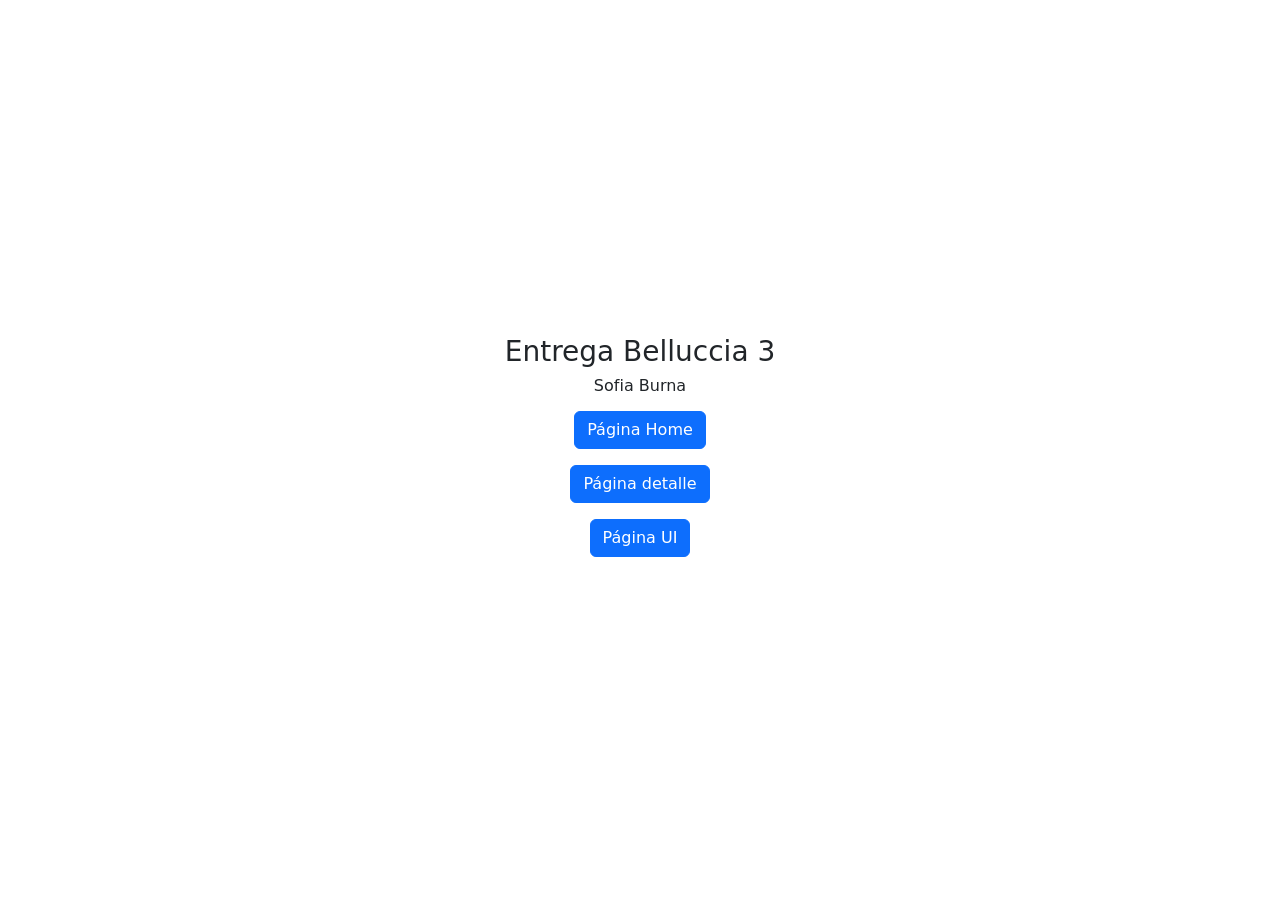
<file: index.html>
<!DOCTYPE html><html lang="es"><head><meta charset="UTF-8"><meta name="viewport" content="width=device-width, initial-scale=1.0"><!--NO TOCAR-->
<!--Modificar Título de página-->    
<title>Trastes - Sofia Burna</title>

<!--NO TOCAR--><link href="https://cdn.jsdelivr.net/npm/bootstrap@5.3.3/dist/css/bootstrap.min.css" rel="stylesheet" integrity="sha384-QWTKZyjpPEjISv5WaRU9OFeRpok6YctnYmDr5pNlyT2bRjXh0JMhjY6hW+ALEwIH" crossorigin="anonymous"></head><body><main><div class="container d-flex flex-column align-items-center justify-content-center" style="height: 100vh; width: 100%;"><!--NO TOCAR-->


    <h3>Entrega Belluccia 3</h3>
    <h6>Sofia Burna</h6>
    <!--Insertar link debajo-->
    <a href="trastes.html">
    <button type="button" class="btn btn-primary my-2">Página Home</button></a>
    <!--Insertar link debajo-->
    <a href="curso-instrumento-a-medida.html">
    <button type="button" class="btn btn-primary my-2">Página detalle</button></a>
    <!--Insertar link debajo-->
    <a href="kit-ui.html">
    <button type="button" class="btn btn-primary my-2">Página UI</button></a>
        

<!--NO TOCAR--></div></main></body><script src="https://cdn.jsdelivr.net/npm/bootstrap@5.3.3/dist/js/bootstrap.bundle.min.js" integrity="sha384-YvpcrYf0tY3lHB60NNkmXc5s9fDVZLESaAA55NDzOxhy9GkcIdslK1eN7N6jIeHz" crossorigin="anonymous"></script></html>
</file>
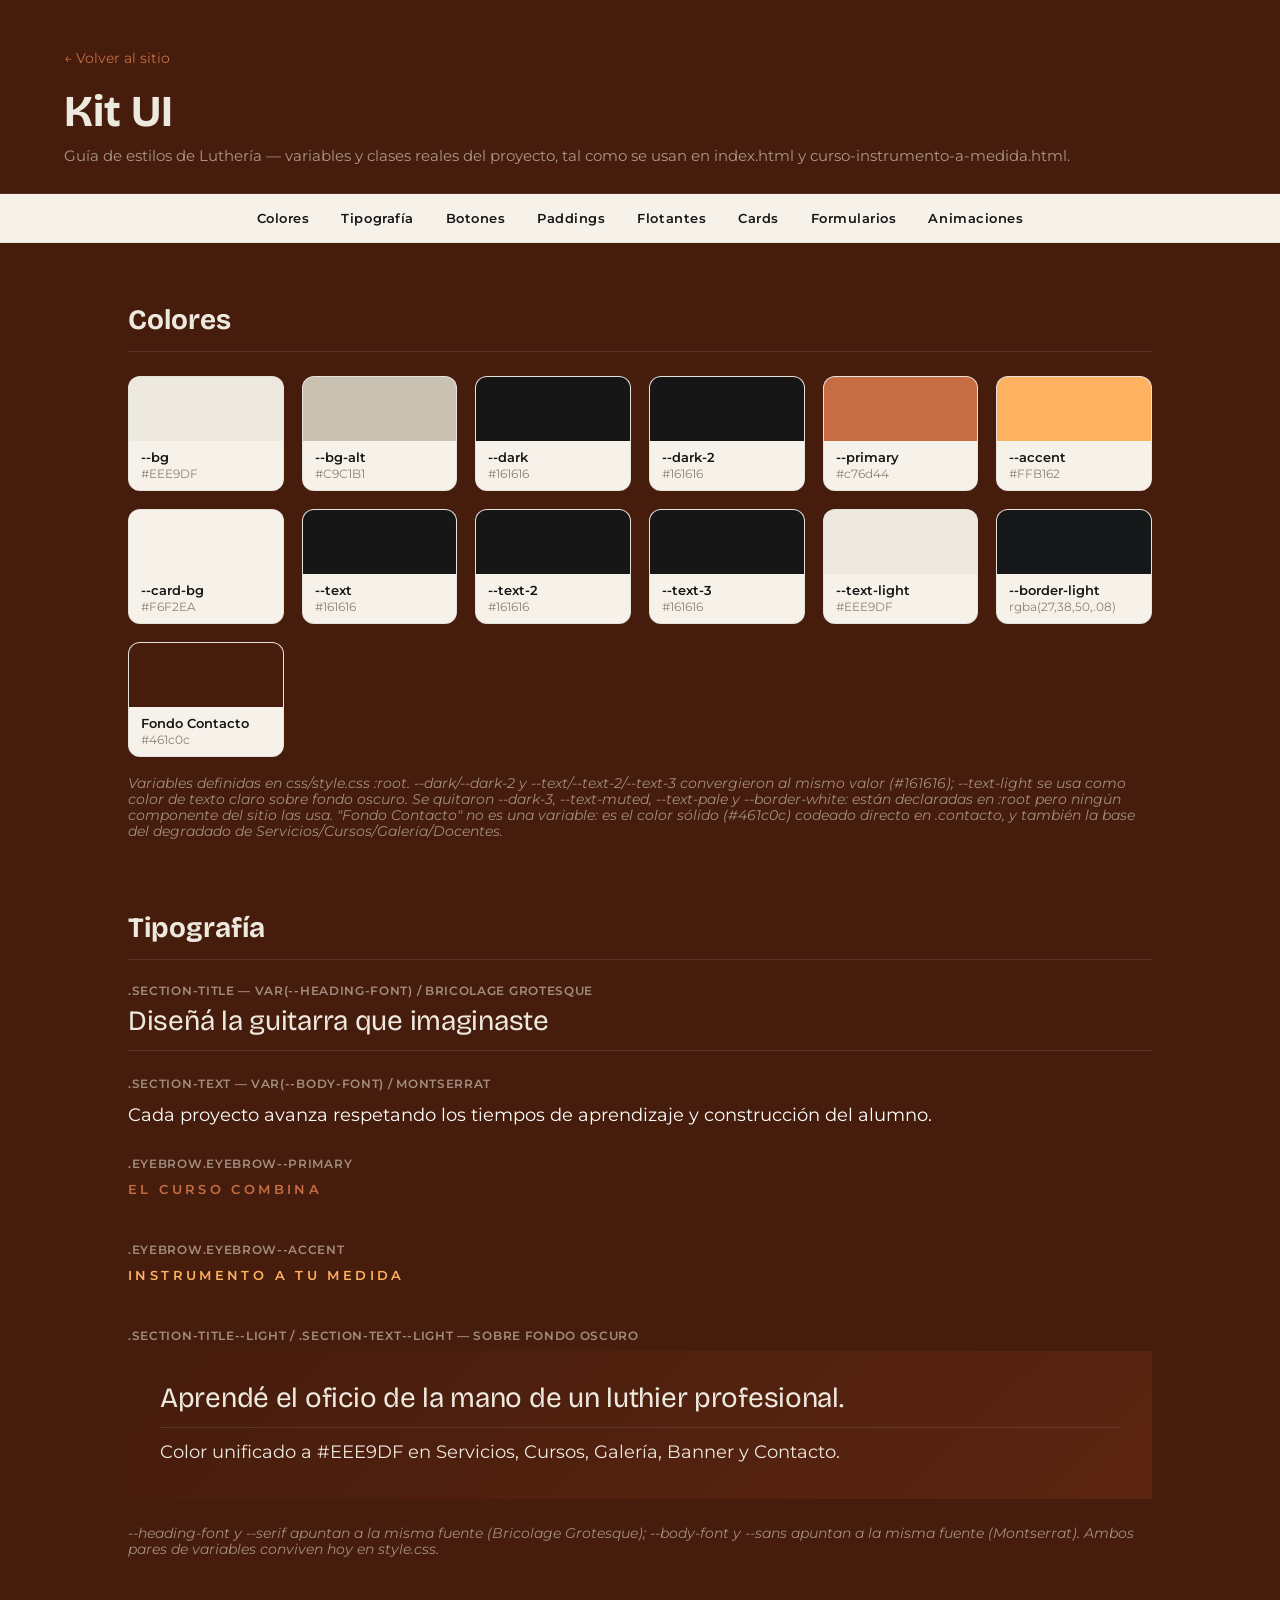
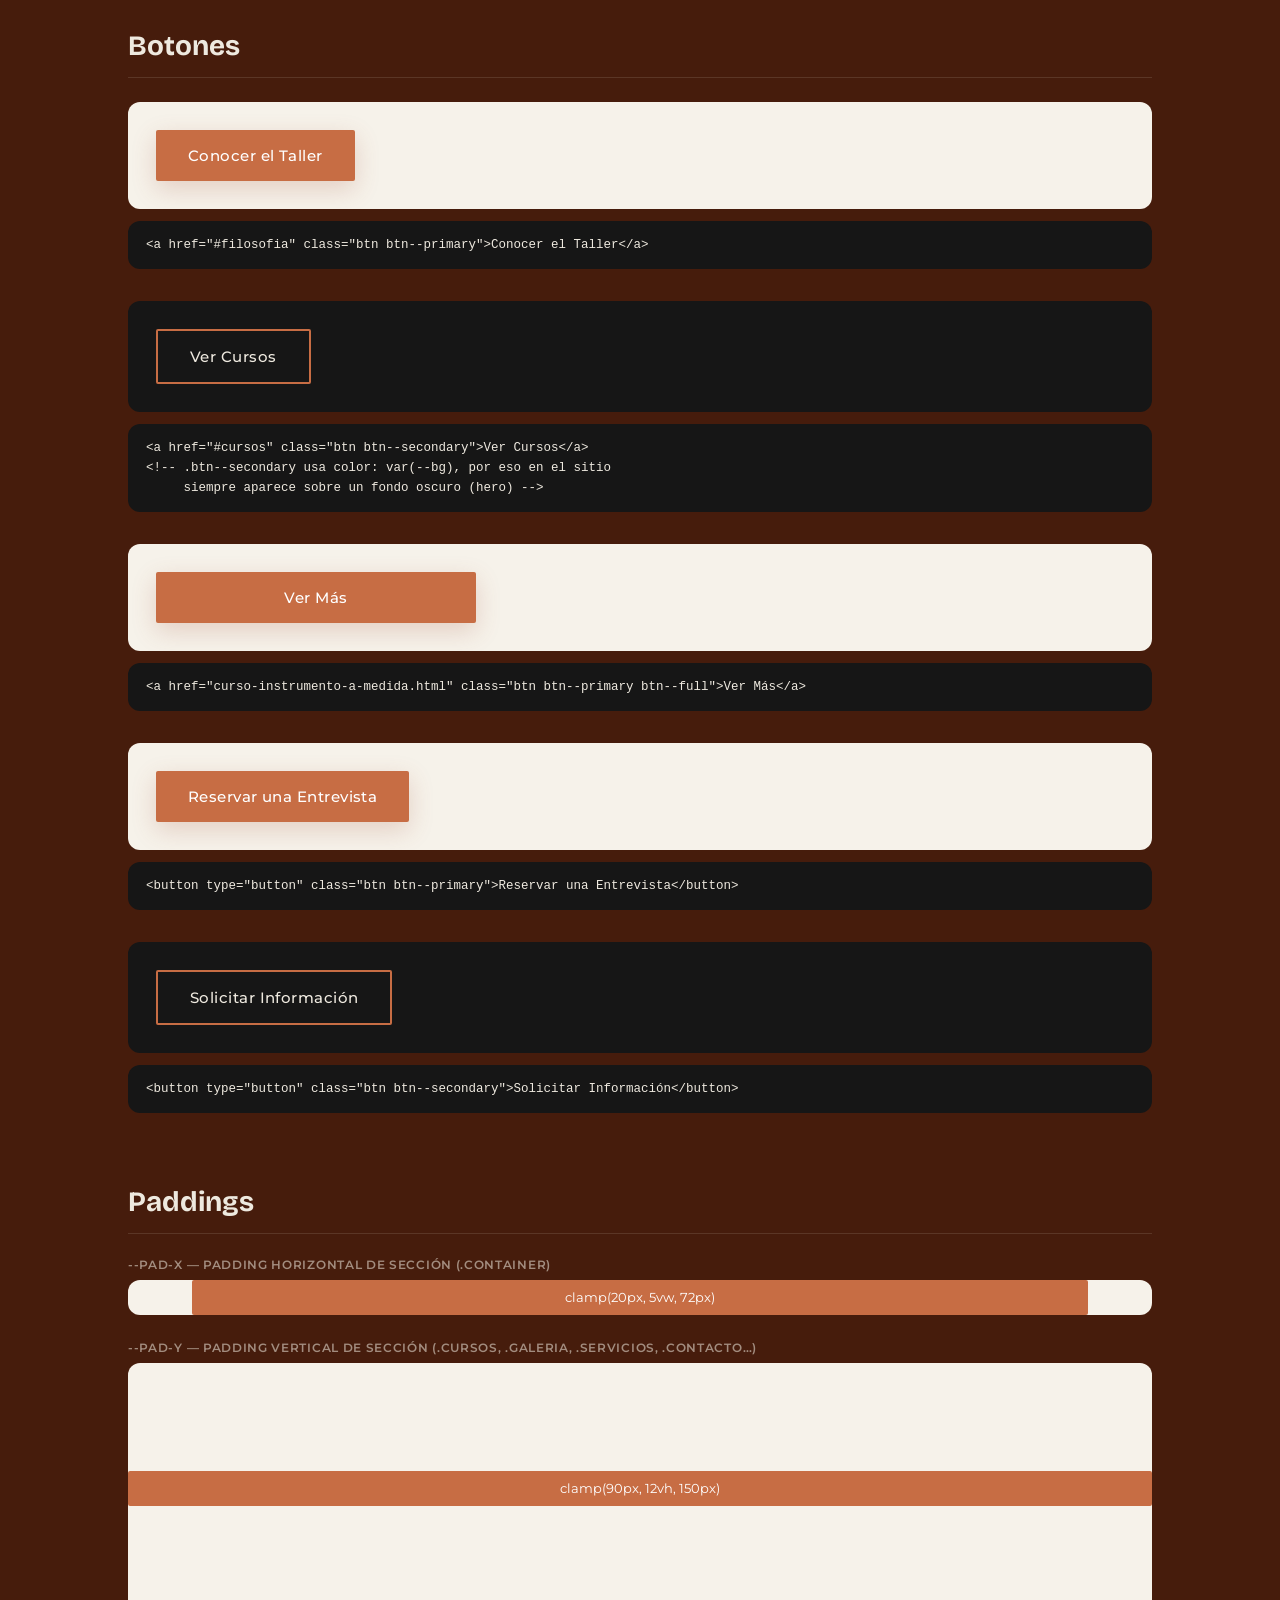
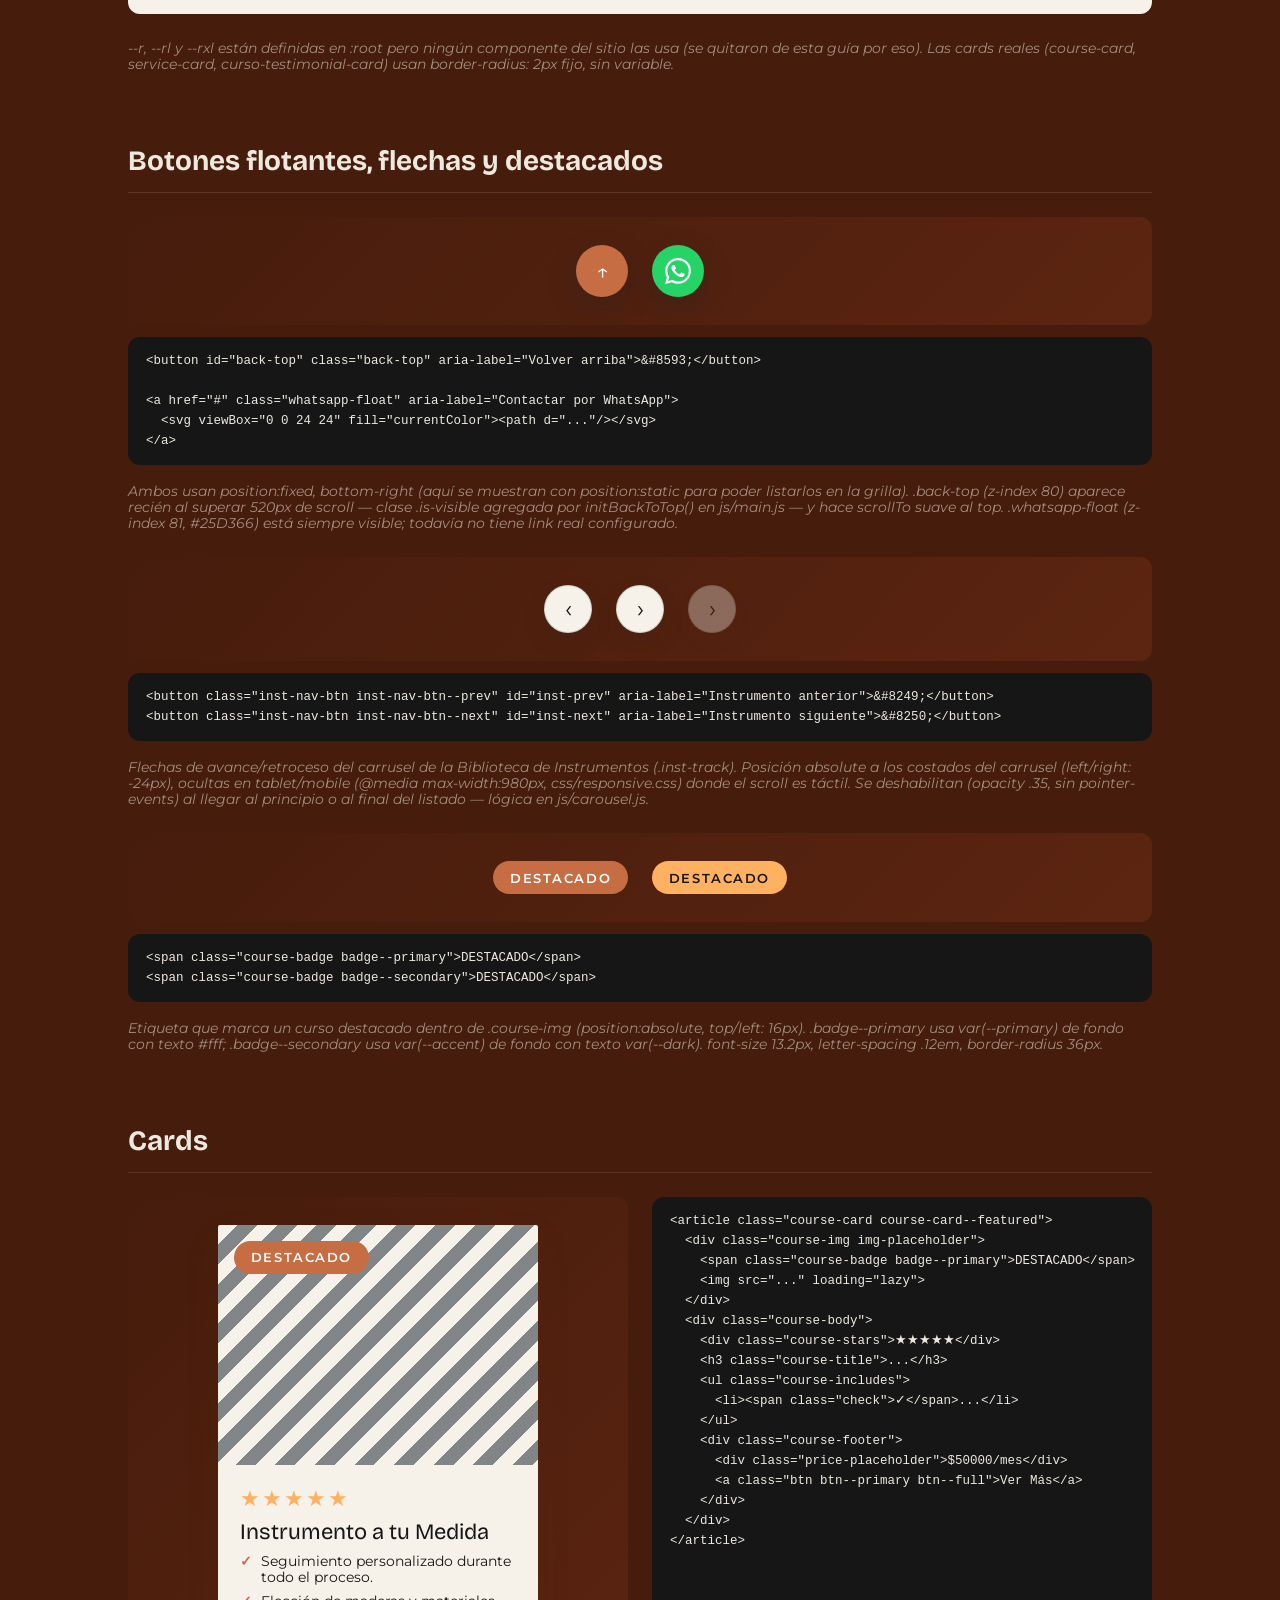
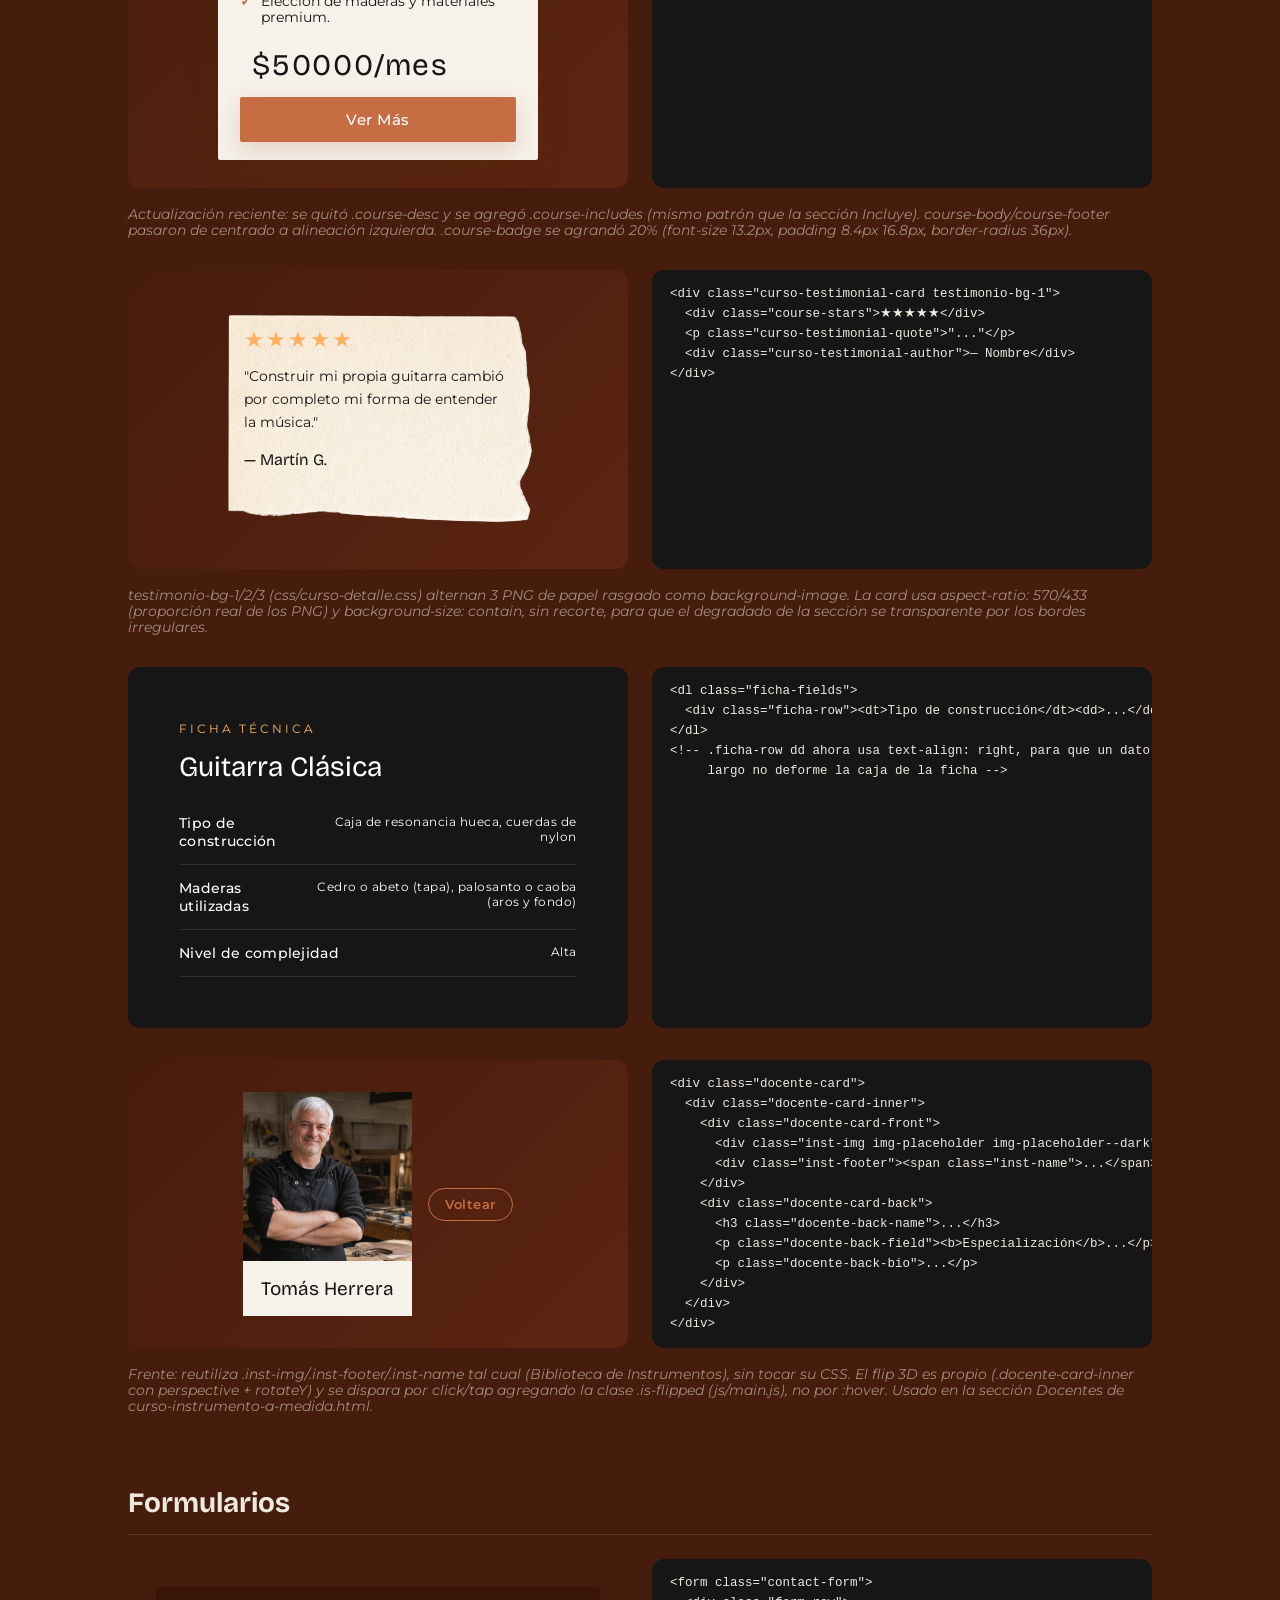
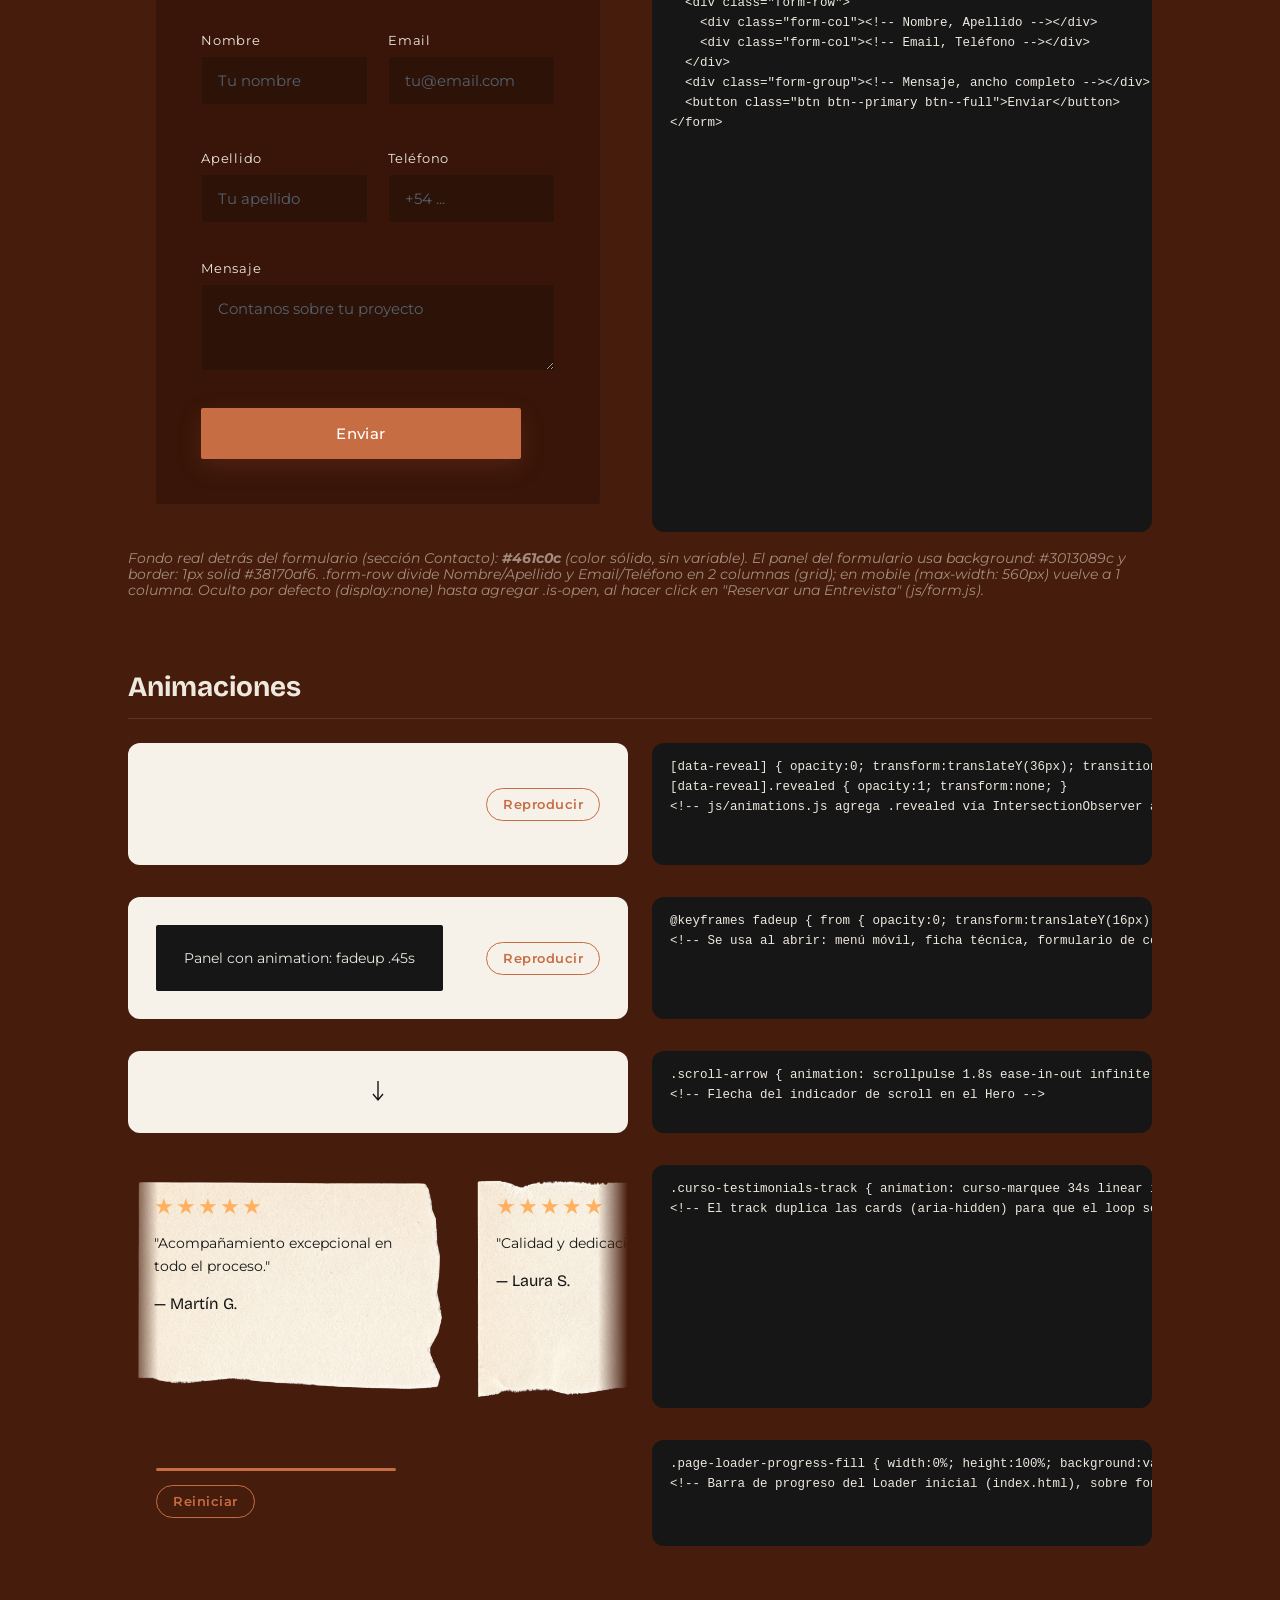
<file: kit-ui.html>
<!DOCTYPE html>
<html lang="es">
<head>
  <meta charset="UTF-8">
  <meta name="viewport" content="width=device-width, initial-scale=1.0">
  <title>Kit UI | Luthería</title>

  <!-- Google Fonts (mismas del sitio) -->
  <link rel="preconnect" href="https://fonts.googleapis.com">
  <link rel="preconnect" href="https://fonts.gstatic.com" crossorigin>
  <link href="https://fonts.googleapis.com/css2?family=Bricolage+Grotesque:opsz,wght@12..96,200..800&display=swap" rel="stylesheet">
  <link href="https://fonts.googleapis.com/css2?family=Montserrat:ital,wght@0,100..900;1,100..900&display=swap" rel="stylesheet">

  <!-- Estilos del sitio (sin modificar, sin duplicar) -->
  <link rel="stylesheet" href="css/style.css">
  <link rel="stylesheet" href="css/responsive.css">
  <link rel="stylesheet" href="css/curso-detalle.css">
  <!-- Layout exclusivo de esta guía -->
  <link rel="stylesheet" href="css/kit-ui.css">
</head>
<body>

  <header class="kit-header">
    <a href="index.html" class="kit-back">&larr; Volver al sitio</a>
    <h1>Kit UI</h1>
    <p>Guía de estilos de Luthería — variables y clases reales del proyecto, tal como se usan en index.html y curso-instrumento-a-medida.html.</p>
  </header>

  <nav class="kit-nav" aria-label="Navegación del Kit UI">
    <button type="button" class="kit-nav-burger" id="kit-nav-burger" aria-label="Abrir menú" aria-expanded="false" aria-controls="kit-nav-links">
      <span></span><span></span><span></span>
    </button>
    <div class="kit-nav-links" id="kit-nav-links">
      <a href="#colores"     class="kit-nav-link">Colores</a>
      <a href="#tipografia"  class="kit-nav-link">Tipografía</a>
      <a href="#botones"     class="kit-nav-link">Botones</a>
      <a href="#paddings"    class="kit-nav-link">Paddings</a>
      <a href="#flotantes"   class="kit-nav-link">Flotantes</a>
      <a href="#cards"       class="kit-nav-link">Cards</a>
      <a href="#formularios" class="kit-nav-link">Formularios</a>
      <a href="#animaciones" class="kit-nav-link">Animaciones</a>
    </div>
  </nav>

  <main class="kit-main">

    <!-- =================== COLORES =================== -->
    <section class="kit-section" id="colores">
      <h2>Colores</h2>

      <div class="swatch-grid">
        <div class="swatch"><div class="swatch-color" style="background:var(--bg)"></div><div class="swatch-info"><span class="swatch-name">--bg</span><span class="swatch-value">#EEE9DF</span></div></div>
        <div class="swatch"><div class="swatch-color" style="background:var(--bg-alt)"></div><div class="swatch-info"><span class="swatch-name">--bg-alt</span><span class="swatch-value">#C9C1B1</span></div></div>
        <div class="swatch"><div class="swatch-color" style="background:var(--dark)"></div><div class="swatch-info"><span class="swatch-name">--dark</span><span class="swatch-value">#161616</span></div></div>
        <div class="swatch"><div class="swatch-color" style="background:var(--dark-2)"></div><div class="swatch-info"><span class="swatch-name">--dark-2</span><span class="swatch-value">#161616</span></div></div>
        <div class="swatch"><div class="swatch-color" style="background:var(--primary)"></div><div class="swatch-info"><span class="swatch-name">--primary</span><span class="swatch-value">#c76d44</span></div></div>
        <div class="swatch"><div class="swatch-color" style="background:var(--accent)"></div><div class="swatch-info"><span class="swatch-name">--accent</span><span class="swatch-value">#FFB162</span></div></div>
        <div class="swatch"><div class="swatch-color" style="background:var(--card-bg)"></div><div class="swatch-info"><span class="swatch-name">--card-bg</span><span class="swatch-value">#F6F2EA</span></div></div>
        <div class="swatch"><div class="swatch-color" style="background:var(--text)"></div><div class="swatch-info"><span class="swatch-name">--text</span><span class="swatch-value">#161616</span></div></div>
        <div class="swatch"><div class="swatch-color" style="background:var(--text-2)"></div><div class="swatch-info"><span class="swatch-name">--text-2</span><span class="swatch-value">#161616</span></div></div>
        <div class="swatch"><div class="swatch-color" style="background:var(--text-3)"></div><div class="swatch-info"><span class="swatch-name">--text-3</span><span class="swatch-value">#161616</span></div></div>
        <div class="swatch"><div class="swatch-color" style="background:var(--text-light)"></div><div class="swatch-info"><span class="swatch-name">--text-light</span><span class="swatch-value">#EEE9DF</span></div></div>
        <div class="swatch"><div class="swatch-color" style="background:var(--dark); position:relative;"><div style="position:absolute; inset:0; background:var(--border-light);"></div></div><div class="swatch-info"><span class="swatch-name">--border-light</span><span class="swatch-value">rgba(27,38,50,.08)</span></div></div>
        <div class="swatch"><div class="swatch-color" style="background:#461c0c"></div><div class="swatch-info"><span class="swatch-name">Fondo Contacto</span><span class="swatch-value">#461c0c</span></div></div>
      </div>

      <p class="kit-note">Variables definidas en css/style.css :root. --dark/--dark-2 y --text/--text-2/--text-3 convergieron al mismo valor (#161616); --text-light se usa como color de texto claro sobre fondo oscuro. Se quitaron --dark-3, --text-muted, --text-pale y --border-white: están declaradas en :root pero ningún componente del sitio las usa. "Fondo Contacto" no es una variable: es el color sólido (#461c0c) codeado directo en .contacto, y también la base del degradado de Servicios/Cursos/Galería/Docentes.</p>
    </section>

    <!-- =================== TIPOGRAFÍA =================== -->
    <section class="kit-section" id="tipografia">
      <h2>Tipografía</h2>

      <div class="kit-type-sample">
        <span class="kit-type-label">.section-title — var(--heading-font) / Bricolage Grotesque</span>
        <h2 class="section-title" style="margin:0;">Diseñá la guitarra que imaginaste</h2>
      </div>

      <div class="kit-type-sample">
        <span class="kit-type-label">.section-text — var(--body-font) / Montserrat</span>
        <p class="section-text" style="color:#fff;">Cada proyecto avanza respetando los tiempos de aprendizaje y construcción del alumno.</p>
      </div>

      <div class="kit-type-sample">
        <span class="kit-type-label">.eyebrow.eyebrow--primary</span>
        <span class="eyebrow eyebrow--primary">El curso combina</span>
      </div>

      <div class="kit-type-sample">
        <span class="kit-type-label">.eyebrow.eyebrow--accent</span>
        <span class="eyebrow eyebrow--accent">Instrumento a tu medida</span>
      </div>

      <div class="kit-type-sample">
        <span class="kit-type-label">.section-title--light / .section-text--light — sobre fondo oscuro</span>
        <div style="background:linear-gradient(135deg, #461c0c 0%, #5c2511 100%); padding:32px; border-radius:2px;">
          <h2 class="section-title section-title--light" style="margin:0 0 8px;">Aprendé el oficio de la mano de un luthier profesional.</h2>
          <p class="section-text section-text--light" style="margin:0;">Color unificado a #EEE9DF en Servicios, Cursos, Galería, Banner y Contacto.</p>
        </div>
      </div>

      <p class="kit-note">--heading-font y --serif apuntan a la misma fuente (Bricolage Grotesque); --body-font y --sans apuntan a la misma fuente (Montserrat). Ambos pares de variables conviven hoy en style.css.</p>
    </section>

    <!-- =================== BOTONES =================== -->
    <section class="kit-section" id="botones">
      <h2>Botones</h2>

      <div class="kit-demo-block">
        <div class="kit-demo-row">
          <a href="#" class="btn btn--primary">Conocer el Taller</a>
        </div>
        <code class="kit-code">&lt;a href="#filosofia" class="btn btn--primary"&gt;Conocer el Taller&lt;/a&gt;</code>
      </div>

      <div class="kit-demo-block">
        <div class="kit-demo-row kit-demo-row--dark">
          <a href="#" class="btn btn--secondary">Ver Cursos</a>
        </div>
        <code class="kit-code">&lt;a href="#cursos" class="btn btn--secondary"&gt;Ver Cursos&lt;/a&gt;
&lt;!-- .btn--secondary usa color: var(--bg), por eso en el sitio
     siempre aparece sobre un fondo oscuro (hero) --&gt;</code>
      </div>

      <div class="kit-demo-block">
        <div class="kit-demo-row">
          <a href="#" class="btn btn--primary btn--full">Ver Más</a>
        </div>
        <code class="kit-code">&lt;a href="curso-instrumento-a-medida.html" class="btn btn--primary btn--full"&gt;Ver Más&lt;/a&gt;</code>
      </div>

      <div class="kit-demo-block">
        <div class="kit-demo-row">
          <button type="button" class="btn btn--primary">Reservar una Entrevista</button>
        </div>
        <code class="kit-code">&lt;button type="button" class="btn btn--primary"&gt;Reservar una Entrevista&lt;/button&gt;</code>
      </div>

      <div class="kit-demo-block">
        <div class="kit-demo-row kit-demo-row--dark">
          <button type="button" class="btn btn--secondary">Solicitar Información</button>
        </div>
        <code class="kit-code">&lt;button type="button" class="btn btn--secondary"&gt;Solicitar Información&lt;/button&gt;</code>
      </div>
    </section>

    <!-- =================== PADDINGS =================== -->
    <section class="kit-section" id="paddings">
      <h2>Paddings</h2>

      <div class="kit-type-sample">
        <span class="kit-type-label">--pad-x — padding horizontal de sección (.container)</span>
        <div class="kit-pad-demo" style="padding:0 var(--pad-x);">
          <div class="kit-pad-demo-inner">clamp(20px, 5vw, 72px)</div>
        </div>
      </div>

      <div class="kit-type-sample">
        <span class="kit-type-label">--pad-y — padding vertical de sección (.cursos, .galeria, .servicios, .contacto…)</span>
        <div class="kit-pad-demo" style="padding:var(--pad-y) 0;">
          <div class="kit-pad-demo-inner">clamp(90px, 12vh, 150px)</div>
        </div>
      </div>

      <p class="kit-note">--r, --rl y --rxl están definidas en :root pero ningún componente del sitio las usa (se quitaron de esta guía por eso). Las cards reales (course-card, service-card, curso-testimonial-card) usan border-radius: 2px fijo, sin variable.</p>
    </section>

    <!-- =================== FLOTANTES / FLECHAS / DESTACADOS =================== -->
    <section class="kit-section" id="flotantes">
      <h2>Botones flotantes, flechas y destacados</h2>

      <div class="kit-demo-block">
        <div class="kit-demo-row kit-demo-row--gradient" style="justify-content:center; gap:24px;">
          <button type="button" class="back-top is-visible" style="position:static; transform:none;" aria-label="Volver arriba">&#8593;</button>
          <a href="#" class="whatsapp-float" style="position:static;" aria-label="Contactar por WhatsApp" onclick="return false;">
            <svg viewBox="0 0 24 24" fill="currentColor" aria-hidden="true">
              <path fill-rule="evenodd" d="M17.472 14.382c-.297-.149-1.758-.867-2.03-.967-.273-.099-.471-.148-.67.15-.197.297-.767.966-.94 1.164-.173.199-.347.223-.644.075-.297-.15-1.255-.463-2.39-1.475-.883-.788-1.48-1.761-1.653-2.059-.173-.297-.018-.458.13-.606.134-.133.298-.347.446-.52.149-.174.198-.298.298-.497.099-.198.05-.371-.025-.52-.075-.149-.669-1.612-.916-2.207-.242-.579-.487-.5-.669-.51-.173-.008-.371-.01-.57-.01-.198 0-.52.074-.792.372-.272.297-1.04 1.016-1.04 2.479 0 1.462 1.065 2.875 1.213 3.074.148.198 2.096 3.2 5.077 4.487.709.306 1.262.489 1.694.625.712.227 1.36.195 1.872.118.571-.085 1.758-.719 2.006-1.413.248-.694.248-1.289.173-1.413-.074-.124-.272-.198-.57-.347Zm-5.421 7.403h-.004a9.87 9.87 0 0 1-5.031-1.378l-.361-.214-3.741.982.998-3.648-.235-.374a9.86 9.86 0 0 1-1.51-5.26c.001-5.45 4.436-9.884 9.888-9.884 2.64 0 5.122 1.03 6.988 2.898a9.825 9.825 0 0 1 2.893 6.994c-.003 5.45-4.437 9.884-9.885 9.884Zm8.413-18.297A11.815 11.815 0 0 0 12.05 0C5.495 0 .16 5.335.157 11.892c0 2.096.547 4.142 1.588 5.945L.057 24l6.305-1.654a11.882 11.882 0 0 0 5.683 1.448h.005c6.554 0 11.89-5.335 11.893-11.893a11.821 11.821 0 0 0-3.48-8.413Z"/>
            </svg>
          </a>
        </div>
        <code class="kit-code">&lt;button id="back-top" class="back-top" aria-label="Volver arriba"&gt;&amp;#8593;&lt;/button&gt;

&lt;a href="#" class="whatsapp-float" aria-label="Contactar por WhatsApp"&gt;
  &lt;svg viewBox="0 0 24 24" fill="currentColor"&gt;&lt;path d="..."/&gt;&lt;/svg&gt;
&lt;/a&gt;</code>
        <p class="kit-note">Ambos usan position:fixed, bottom-right (aquí se muestran con position:static para poder listarlos en la grilla). .back-top (z-index 80) aparece recién al superar 520px de scroll — clase .is-visible agregada por initBackToTop() en js/main.js — y hace scrollTo suave al top. .whatsapp-float (z-index 81, #25D366) está siempre visible; todavía no tiene link real configurado.</p>
      </div>

      <div class="kit-demo-block">
        <div class="kit-demo-row kit-demo-row--gradient" style="justify-content:center; gap:24px;">
          <button type="button" class="inst-nav-btn inst-nav-btn--prev" style="position:static;" aria-label="Instrumento anterior">&#8249;</button>
          <button type="button" class="inst-nav-btn inst-nav-btn--next" style="position:static;" aria-label="Instrumento siguiente">&#8250;</button>
          <button type="button" class="inst-nav-btn inst-nav-btn--next" style="position:static;" disabled aria-label="Instrumento siguiente">&#8250;</button>
        </div>
        <code class="kit-code">&lt;button class="inst-nav-btn inst-nav-btn--prev" id="inst-prev" aria-label="Instrumento anterior"&gt;&amp;#8249;&lt;/button&gt;
&lt;button class="inst-nav-btn inst-nav-btn--next" id="inst-next" aria-label="Instrumento siguiente"&gt;&amp;#8250;&lt;/button&gt;</code>
        <p class="kit-note">Flechas de avance/retroceso del carrusel de la Biblioteca de Instrumentos (.inst-track). Posición absolute a los costados del carrusel (left/right: -24px), ocultas en tablet/mobile (@media max-width:980px, css/responsive.css) donde el scroll es táctil. Se deshabilitan (opacity .35, sin pointer-events) al llegar al principio o al final del listado — lógica en js/carousel.js.</p>
      </div>

      <div class="kit-demo-block">
        <div class="kit-demo-row kit-demo-row--gradient" style="justify-content:center; gap:24px;">
          <span class="course-badge badge--primary" style="position:static;">DESTACADO</span>
          <span class="course-badge badge--secondary" style="position:static;">DESTACADO</span>
        </div>
        <code class="kit-code">&lt;span class="course-badge badge--primary"&gt;DESTACADO&lt;/span&gt;
&lt;span class="course-badge badge--secondary"&gt;DESTACADO&lt;/span&gt;</code>
        <p class="kit-note">Etiqueta que marca un curso destacado dentro de .course-img (position:absolute, top/left: 16px). .badge--primary usa var(--primary) de fondo con texto #fff; .badge--secondary usa var(--accent) de fondo con texto var(--dark). font-size 13.2px, letter-spacing .12em, border-radius 36px.</p>
      </div>
    </section>

    <!-- =================== CARDS =================== -->
    <section class="kit-section" id="cards">
      <h2>Cards</h2>

      <div class="kit-demo-block">
        <div class="kit-demo-row kit-demo-row--gradient" style="justify-content:center;">
          <article class="course-card course-card--featured" style="max-width:320px; flex:none;">
            <div class="course-img img-placeholder" style="aspect-ratio:4/3">
              <span class="course-badge badge--primary">DESTACADO</span>
            </div>
            <div class="course-body">
              <div class="course-stars" aria-label="5 estrellas">&#9733;&#9733;&#9733;&#9733;&#9733;</div>
              <h3 class="course-title">Instrumento a tu Medida</h3>
              <ul class="course-includes">
                <li><span class="check" aria-hidden="true">&#10003;</span>Seguimiento personalizado durante todo el proceso.</li>
                <li><span class="check" aria-hidden="true">&#10003;</span>Elección de maderas y materiales premium.</li>
              </ul>
              <div class="course-footer">
                <div class="price-placeholder">$50000/mes</div>
                <a href="#" class="btn btn--primary btn--full">Ver Más</a>
              </div>
            </div>
          </article>
        </div>
        <code class="kit-code">&lt;article class="course-card course-card--featured"&gt;
  &lt;div class="course-img img-placeholder"&gt;
    &lt;span class="course-badge badge--primary"&gt;DESTACADO&lt;/span&gt;
    &lt;img src="..." loading="lazy"&gt;
  &lt;/div&gt;
  &lt;div class="course-body"&gt;
    &lt;div class="course-stars"&gt;★★★★★&lt;/div&gt;
    &lt;h3 class="course-title"&gt;...&lt;/h3&gt;
    &lt;ul class="course-includes"&gt;
      &lt;li&gt;&lt;span class="check"&gt;✓&lt;/span&gt;...&lt;/li&gt;
    &lt;/ul&gt;
    &lt;div class="course-footer"&gt;
      &lt;div class="price-placeholder"&gt;$50000/mes&lt;/div&gt;
      &lt;a class="btn btn--primary btn--full"&gt;Ver Más&lt;/a&gt;
    &lt;/div&gt;
  &lt;/div&gt;
&lt;/article&gt;</code>
        <p class="kit-note">Actualización reciente: se quitó .course-desc y se agregó .course-includes (mismo patrón que la sección Incluye). course-body/course-footer pasaron de centrado a alineación izquierda. .course-badge se agrandó 20% (font-size 13.2px, padding 8.4px 16.8px, border-radius 36px).</p>
      </div>

      <div class="kit-demo-block">
        <div class="kit-demo-row kit-demo-row--gradient" style="justify-content:center;">
          <div class="curso-testimonial-card testimonio-bg-1">
            <div class="course-stars" aria-label="5 estrellas">&#9733;&#9733;&#9733;&#9733;&#9733;</div>
            <p class="curso-testimonial-quote">"Construir mi propia guitarra cambió por completo mi forma de entender la música."</p>
            <div class="curso-testimonial-author">— Martín G.</div>
          </div>
        </div>
        <code class="kit-code">&lt;div class="curso-testimonial-card testimonio-bg-1"&gt;
  &lt;div class="course-stars"&gt;★★★★★&lt;/div&gt;
  &lt;p class="curso-testimonial-quote"&gt;"..."&lt;/p&gt;
  &lt;div class="curso-testimonial-author"&gt;— Nombre&lt;/div&gt;
&lt;/div&gt;</code>
        <p class="kit-note">testimonio-bg-1/2/3 (css/curso-detalle.css) alternan 3 PNG de papel rasgado como background-image. La card usa aspect-ratio: 570/433 (proporción real de los PNG) y background-size: contain, sin recorte, para que el degradado de la sección se transparente por los bordes irregulares.</p>
      </div>

      <div class="kit-demo-block">
        <div class="kit-demo-row" style="background:var(--dark); padding:0;">
          <div class="ficha-content" style="width:100%;">
            <span class="ficha-label">Ficha técnica</span>
            <h3 class="ficha-title" style="font-size:28px; margin-bottom:16px;">Guitarra Clásica</h3>
            <dl class="ficha-fields">
              <div class="ficha-row"><dt>Tipo de construcción</dt><dd>Caja de resonancia hueca, cuerdas de nylon</dd></div>
              <div class="ficha-row"><dt>Maderas utilizadas</dt><dd>Cedro o abeto (tapa), palosanto o caoba (aros y fondo)</dd></div>
              <div class="ficha-row"><dt>Nivel de complejidad</dt><dd>Alta</dd></div>
            </dl>
          </div>
        </div>
        <code class="kit-code">&lt;dl class="ficha-fields"&gt;
  &lt;div class="ficha-row"&gt;&lt;dt&gt;Tipo de construcción&lt;/dt&gt;&lt;dd&gt;...&lt;/dd&gt;&lt;/div&gt;
&lt;/dl&gt;
&lt;!-- .ficha-row dd ahora usa text-align: right, para que un dato
     largo no deforme la caja de la ficha --&gt;</code>
      </div>

      <div class="kit-demo-block">
        <div class="kit-demo-row kit-demo-row--gradient" style="justify-content:center;">
          <div class="docente-card" id="kit-docente-demo" style="max-width:220px;">
            <div class="docente-card-inner">
              <div class="docente-card-front">
                <div class="inst-img img-placeholder img-placeholder--dark" style="aspect-ratio:1/1;">
                  <img src="assets/docentes/tomas-herrera.png" alt="Tomás Herrera" loading="lazy">
                </div>
                <div class="inst-footer">
                  <span class="inst-name">Tomás Herrera</span>
                </div>
              </div>
              <div class="docente-card-back">
                <h3 class="docente-back-name">Tomás Herrera</h3>
                <p class="docente-back-field"><b>Especialización</b>Luthería y construcción de violines.</p>
                <p class="docente-back-bio">Violinista y luthier con más de quince años de experiencia en restauración y construcción artesanal.</p>
              </div>
            </div>
          </div>
          <button type="button" class="kit-replay-btn" onclick="document.getElementById('kit-docente-demo').classList.toggle('is-flipped');">Voltear</button>
        </div>
        <code class="kit-code">&lt;div class="docente-card"&gt;
  &lt;div class="docente-card-inner"&gt;
    &lt;div class="docente-card-front"&gt;
      &lt;div class="inst-img img-placeholder img-placeholder--dark"&gt;&lt;img ...&gt;&lt;/div&gt;
      &lt;div class="inst-footer"&gt;&lt;span class="inst-name"&gt;...&lt;/span&gt;&lt;/div&gt;
    &lt;/div&gt;
    &lt;div class="docente-card-back"&gt;
      &lt;h3 class="docente-back-name"&gt;...&lt;/h3&gt;
      &lt;p class="docente-back-field"&gt;&lt;b&gt;Especialización&lt;/b&gt;...&lt;/p&gt;
      &lt;p class="docente-back-bio"&gt;...&lt;/p&gt;
    &lt;/div&gt;
  &lt;/div&gt;
&lt;/div&gt;</code>
        <p class="kit-note">Frente: reutiliza .inst-img/.inst-footer/.inst-name tal cual (Biblioteca de Instrumentos), sin tocar su CSS. El flip 3D es propio (.docente-card-inner con perspective + rotateY) y se dispara por click/tap agregando la clase .is-flipped (js/main.js), no por :hover. Usado en la sección Docentes de curso-instrumento-a-medida.html.</p>
      </div>

    </section>

    <!-- =================== FORMULARIOS =================== -->
    <section class="kit-section" id="formularios">
      <h2>Formularios</h2>

      <div class="kit-demo-block">
        <div class="kit-demo-row" style="background:#461c0c; display:block;">
          <form class="contact-form is-open" novalidate style="animation:none;">
            <div class="form-row">
              <div class="form-col">
                <div class="form-group">
                  <label for="kit-nombre">Nombre</label>
                  <input type="text" id="kit-nombre" placeholder="Tu nombre">
                  <span class="form-error"></span>
                </div>
                <div class="form-group">
                  <label for="kit-apellido">Apellido</label>
                  <input type="text" id="kit-apellido" placeholder="Tu apellido">
                  <span class="form-error"></span>
                </div>
              </div>
              <div class="form-col">
                <div class="form-group">
                  <label for="kit-email">Email</label>
                  <input type="email" id="kit-email" placeholder="tu@email.com">
                  <span class="form-error"></span>
                </div>
                <div class="form-group">
                  <label for="kit-telefono">Teléfono</label>
                  <input type="tel" id="kit-telefono" placeholder="+54 ...">
                  <span class="form-error"></span>
                </div>
              </div>
            </div>
            <div class="form-group">
              <label for="kit-mensaje">Mensaje</label>
              <textarea id="kit-mensaje" rows="3" placeholder="Contanos sobre tu proyecto"></textarea>
              <span class="form-error"></span>
            </div>
            <button type="button" class="btn btn--primary btn--full">Enviar</button>
          </form>
        </div>
        <code class="kit-code">&lt;form class="contact-form"&gt;
  &lt;div class="form-row"&gt;
    &lt;div class="form-col"&gt;&lt;!-- Nombre, Apellido --&gt;&lt;/div&gt;
    &lt;div class="form-col"&gt;&lt;!-- Email, Teléfono --&gt;&lt;/div&gt;
  &lt;/div&gt;
  &lt;div class="form-group"&gt;&lt;!-- Mensaje, ancho completo --&gt;&lt;/div&gt;
  &lt;button class="btn btn--primary btn--full"&gt;Enviar&lt;/button&gt;
&lt;/form&gt;</code>
        <p class="kit-note">Fondo real detrás del formulario (sección Contacto): <strong>#461c0c</strong> (color sólido, sin variable). El panel del formulario usa background: #3013089c y border: 1px solid #38170af6. .form-row divide Nombre/Apellido y Email/Teléfono en 2 columnas (grid); en mobile (max-width: 560px) vuelve a 1 columna. Oculto por defecto (display:none) hasta agregar .is-open, al hacer click en "Reservar una Entrevista" (js/form.js).</p>
      </div>
    </section>

    <!-- =================== ANIMACIONES =================== -->
    <section class="kit-section" id="animaciones">
      <h2>Animaciones</h2>

      <div class="kit-demo-block">
        <div class="kit-demo-row" style="justify-content:space-between;">
          <div id="kit-reveal-demo" data-reveal style="background:var(--card-bg); padding:24px 28px; border-radius:2px; font-family:var(--sans); font-size:14px; color:var(--dark);">Este bloque usa [data-reveal]</div>
          <button type="button" class="kit-replay-btn" onclick="var el=document.getElementById('kit-reveal-demo'); el.classList.remove('revealed'); void el.offsetWidth; el.classList.add('revealed');">Reproducir</button>
        </div>
        <code class="kit-code">[data-reveal] { opacity:0; transform:translateY(36px); transition: opacity .9s var(--ease), transform .9s var(--ease); }
[data-reveal].revealed { opacity:1; transform:none; }
&lt;!-- js/animations.js agrega .revealed vía IntersectionObserver al entrar en viewport --&gt;</code>
      </div>

      <div class="kit-demo-block">
        <div class="kit-demo-row" style="justify-content:space-between;">
          <div id="kit-fadeup-demo" style="background:var(--dark); color:var(--bg); padding:24px 28px; border-radius:2px; font-family:var(--sans); font-size:14px;">Panel con animation: fadeup .45s</div>
          <button type="button" class="kit-replay-btn" onclick="var el=document.getElementById('kit-fadeup-demo'); el.style.animation='none'; void el.offsetWidth; el.style.animation='fadeup .45s var(--ease)';">Reproducir</button>
        </div>
        <code class="kit-code">@keyframes fadeup { from { opacity:0; transform:translateY(16px); } to { opacity:1; transform:translateY(0); } }
&lt;!-- Se usa al abrir: menú móvil, ficha técnica, formulario de contacto, lightbox --&gt;</code>
      </div>

      <div class="kit-demo-block">
        <div class="kit-demo-row" style="justify-content:center;">
          <svg width="16" height="26" viewBox="0 0 16 26" fill="none" stroke="currentColor" stroke-width="1.4" class="scroll-arrow" style="color:var(--dark)" aria-hidden="true">
            <path d="M8 2v18M3 15l5 6 5-6"/>
          </svg>
        </div>
        <code class="kit-code">.scroll-arrow { animation: scrollpulse 1.8s ease-in-out infinite; }
&lt;!-- Flecha del indicador de scroll en el Hero --&gt;</code>
      </div>

      <div class="kit-demo-block">
        <div class="curso-testimonials-viewport">
          <div class="curso-testimonials-track">
            <div class="curso-testimonial-card testimonio-bg-1">
              <div class="course-stars" aria-label="5 estrellas">&#9733;&#9733;&#9733;&#9733;&#9733;</div>
              <p class="curso-testimonial-quote">"Acompañamiento excepcional en todo el proceso."</p>
              <div class="curso-testimonial-author">— Martín G.</div>
            </div>
            <div class="curso-testimonial-card testimonio-bg-2">
              <div class="course-stars" aria-label="5 estrellas">&#9733;&#9733;&#9733;&#9733;&#9733;</div>
              <p class="curso-testimonial-quote">"Calidad y dedicación en cada detalle."</p>
              <div class="curso-testimonial-author">— Laura S.</div>
            </div>
            <div class="curso-testimonial-card testimonio-bg-3">
              <div class="course-stars" aria-label="5 estrellas">&#9733;&#9733;&#9733;&#9733;&#9733;</div>
              <p class="curso-testimonial-quote">"Una experiencia tan valiosa como el resultado."</p>
              <div class="curso-testimonial-author">— Diego R.</div>
            </div>
            <div class="curso-testimonial-card testimonio-bg-1" aria-hidden="true">
              <div class="course-stars" aria-label="5 estrellas">&#9733;&#9733;&#9733;&#9733;&#9733;</div>
              <p class="curso-testimonial-quote">"Acompañamiento excepcional en todo el proceso."</p>
              <div class="curso-testimonial-author">— Martín G.</div>
            </div>
            <div class="curso-testimonial-card testimonio-bg-2" aria-hidden="true">
              <div class="course-stars" aria-label="5 estrellas">&#9733;&#9733;&#9733;&#9733;&#9733;</div>
              <p class="curso-testimonial-quote">"Calidad y dedicación en cada detalle."</p>
              <div class="curso-testimonial-author">— Laura S.</div>
            </div>
            <div class="curso-testimonial-card testimonio-bg-3" aria-hidden="true">
              <div class="course-stars" aria-label="5 estrellas">&#9733;&#9733;&#9733;&#9733;&#9733;</div>
              <p class="curso-testimonial-quote">"Una experiencia tan valiosa como el resultado."</p>
              <div class="curso-testimonial-author">— Diego R.</div>
            </div>
          </div>
        </div>
        <code class="kit-code">.curso-testimonials-track { animation: curso-marquee 34s linear infinite; }
&lt;!-- El track duplica las cards (aria-hidden) para que el loop sea continuo, sin salto --&gt;</code>
      </div>

      <div class="kit-demo-block">
        <div class="kit-demo-row" style="background:rgb(70,28,12); flex-direction:column; align-items:flex-start; gap:14px;">
          <div class="page-loader-progress" style="width:240px;">
            <div id="kit-progress-fill" class="page-loader-progress-fill"></div>
          </div>
          <button type="button" class="kit-replay-btn" onclick="var el=document.getElementById('kit-progress-fill'); el.style.animation='none'; void el.offsetWidth; el.style.animation='page-loader-progress 3s linear forwards';">Reiniciar</button>
        </div>
        <code class="kit-code">.page-loader-progress-fill { width:0%; height:100%; background:var(--primary); animation: page-loader-progress 3s linear forwards; }
&lt;!-- Barra de progreso del Loader inicial (index.html), sobre fondo rgb(70,28,12) --&gt;</code>
      </div>
    </section>

  </main>

  <button id="back-top" class="back-top" aria-label="Volver arriba">&#8593;</button>

  <script>
    (function () {
      var btn = document.getElementById('back-top');
      if (!btn) return;
      btn.addEventListener('click', function () {
        window.scrollTo({ top: 0, behavior: 'smooth' });
      });
      window.addEventListener('scroll', function () {
        btn.classList.toggle('is-visible', (window.scrollY || 0) > 520);
      }, { passive: true });
    }());

    (function () {
      var burger = document.getElementById('kit-nav-burger');
      var links  = document.getElementById('kit-nav-links');
      if (!burger || !links) return;

      function closeMenu() {
        burger.classList.remove('is-open');
        burger.setAttribute('aria-expanded', 'false');
        links.classList.remove('is-open');
      }

      burger.addEventListener('click', function () {
        var isOpen = links.classList.toggle('is-open');
        burger.classList.toggle('is-open', isOpen);
        burger.setAttribute('aria-expanded', String(isOpen));
      });

      links.querySelectorAll('.kit-nav-link').forEach(function (link) {
        link.addEventListener('click', closeMenu);
      });
    }());
  </script>

</body>
</html>
</file>
<file: css/style.css>
/* ============================================================
   LUTHERÍA — style.css
   Main stylesheet: variables, base, components, sections
============================================================ */

/* ── Variables ────────────────────────────────────────────── */
:root {
  --bg:        #EEE9DF;
  --bg-alt:    #C9C1B1;
  --dark:      #161616;
  --dark-2:    #161616;
  --dark-3:    #161616;
  --primary:   #c76d44;
  --accent:    #FFB162; 
  --card-bg:   #F6F2EA;
  --text:      #161616;
  --text-2:    #161616;
  --text-3:    #161616;
  --text-muted:#EEE9DF;
  --text-light:#EEE9DF;
  --text-pale: #ffffff;
  --border-light: rgba(27,38,50,.08);
  --border-white: rgba(255,255,255,.1);
  --serif: "Bricolage Grotesque", sans-serif;
  --heading-font: "Bricolage Grotesque", sans-serif;
  --body-font: 'Montserrat', sans-serif;
  --sans:  'Montserrat', sans-serif;
  --ease: cubic-bezier(.2,.8,.2,1);
  --t: .3s ease;
  --r: 12px;
  --rl: 18px;
  --rxl: 22px;
  --nav-h: 72px;
  --promo-h: 40px;
  --pad-x: clamp(20px, 5vw, 72px);
  --pad-y: clamp(90px, 12vh, 150px);
}

/* ── Reset & Base ─────────────────────────────────────────── */
*, *::before, *::after { box-sizing: border-box; margin: 0; padding: 0; }

html {
  scroll-behavior: smooth;
  font-size: 16px;
  overflow-x: hidden;
}

body {
  font-family: var(--body-font);
  background: var(--bg);
  color: var(--text);
  -webkit-font-smoothing: antialiased;
  -moz-osx-font-smoothing: grayscale;
  overflow-x: hidden;
}

h1, h2, h3 {
  font-family: var(--heading-font);
}

img {
  display: block;
  max-width: 100%;
  object-fit: cover;
}

a { text-decoration: none; color: inherit; }

button, input, textarea, select {
  font-family: inherit;
  font-size: inherit;
}

ul { list-style: none; }

/* ── Keyframes ────────────────────────────────────────────── */
@keyframes scrollpulse {
  0%   { transform: translateY(0); opacity: .85; }
  50%  { transform: translateY(10px); opacity: .35; }
  100% { transform: translateY(0); opacity: .85; }
}
@keyframes slidein {
  from { transform: translateX(100%); }
  to   { transform: translateX(0); }
}
@keyframes fadeup {
  from { opacity: 0; transform: translateY(16px); }
  to   { opacity: 1; transform: translateY(0); }
}
@keyframes fadein {
  from { opacity: 0; }
  to   { opacity: 1; }
}

/* ── Layout helpers ───────────────────────────────────────── */
.container {
  max-width: 1400px;
  margin: 0 auto;
  padding: 0 var(--pad-x);
}

/* ── Image placeholders ───────────────────────────────────── */
.img-placeholder {
  position: relative;
  background-color: #bdb4a300;
  background-image: repeating-linear-gradient(
    135deg,
    rgba(27, 38, 50, 0) 0 14px,
    rgba(27, 38, 50, 0.534) 14px 28px
  );
  overflow: hidden;
}
.img-placeholder--dark {
  background-color: #26323f00;
  background-image: repeating-linear-gradient(
    135deg,
    rgba(255, 255, 255, 0) 0 18px,
    rgba(255, 255, 255, 0) 18px 36px
  );
}
/* Actual img inside a placeholder fills the container */
.img-placeholder img,
.hero-bg img,
.filosofia-bg img,
.filosofia-banner-bg img {
  position: absolute;
  inset: 0;
  width: 100%;
  height: 100%;
  object-fit: cover;
}

/* ── Typography helpers ───────────────────────────────────── */
.eyebrow {
  display: inline-block;
  font-family: var(--sans);
  font-size: 13px;
  font-weight: 600;
  letter-spacing: .26em;
  text-transform: uppercase;
  margin-bottom: 20px;
}
.eyebrow--primary { color: var(--primary); }
.eyebrow--accent  { color: var(--accent); }

.section-title {
  font-family: var(--heading-font);
  font-weight: 400;
  font-size: clamp(30px, 4.4vw, 54px);
  line-height: 1.08;
  letter-spacing: -.01em;
  color: var(--dark);
  margin: 0 0 20px;
}
.section-title--light { color: #ffffff; }

.section-text {
  font-family: var(--sans);
  font-weight: 400;
  font-size: clamp(16px, 1.4vw, 18px);
  line-height: 1.75;
  color: var(--text-3);
  margin: 0;
}
.section-text--light { color: var(--text-light); }

.section-header {
  max-width: 760px;
  margin-bottom: 54px;
}
.section-header .section-title { margin-bottom: 12px; }

/* ── Buttons ──────────────────────────────────────────────── */
.btn {
  display: inline-flex;
  align-items: center;
  justify-content: center;
  gap: 9px;
  padding: 16px 32px;
  border: none;
  border-radius: 2px;
  font-family: var(--body-font);
  font-size: 15px;
  font-weight: 500;
  letter-spacing: .03em;
  cursor: pointer;
  transition: all var(--t);
  text-decoration: none;
}
.btn--primary {
  background: var(--primary);
  color: #fff;
  box-shadow: 0 8px 24px rgba(163,81,57,.22);
}
.btn--primary:hover {
  background: var(--accent);
  color: var(--dark);
  transform: scale(1.04);
  box-shadow: 0 14px 34px rgba(255,177,98,.32); 
}
.btn--secondary {
  background: transparent;
  border: 2px solid var(--primary);
  color: var(--bg);
}
.btn--secondary:hover {
  transform: scale(1.04);
  box-shadow: 0 14px 32px rgba(255,177,98,.32);
}
.btn--full { width: 100%; }

/* ── Carousel controls (shared) ───────────────────────────── */
.carousel-controls {
  display: flex;
  justify-content: flex-end;
  gap: 12px;
  margin-bottom: 24px;
}
.carousel-btn {
  width: 50px;
  height: 50px;
  border-radius: 50%;
  border: 1px solid rgba(27,38,50,.25);
  background: transparent;
  color: var(--dark);
  font-size: 20px;
  cursor: pointer;
  transition: all var(--t);
}
.carousel-btn:hover {
  background: var(--dark);
  color: var(--bg);
}
.carousel-btn--dark {
  width: 46px;
  height: 46px;
  font-size: 19px;
}

/* ── Scroll reveal base ───────────────────────────────────── */
[data-reveal] {
  opacity: 0;
  transform: translateY(36px);
  transition:
    opacity .9s var(--ease),
    transform .9s var(--ease);
}
[data-reveal].revealed {
  opacity: 1;
  transform: none;
}

/* ============================================================
   PAGE LOADER
============================================================ */
.page-loader {
  position: fixed;
  inset: 0;
  z-index: 999;
  display: flex;
  align-items: center;
  justify-content: center;
  background: rgb(70, 28, 12);
  opacity: 1;
  visibility: visible;
  transition: opacity .6s ease, visibility .6s ease;
}
.page-loader.is-hidden {
  opacity: 0;
  visibility: hidden;
  pointer-events: none;
}
.page-loader-content {
  display: flex;
  flex-direction: column;
  align-items: center;
  gap: 22px;
}
.page-loader-logo {
  position: relative;
  width: min(280px, 55vw);
}
.page-loader-logo img {
  display: block;
  width: 100%;
  height: auto;
  filter: brightness(0) invert(1);
}
.page-loader-progress {
  width: min(280px, 55vw);
  height: 3px;
  background: rgba(255, 255, 255, .2);
  border-radius: 3px;
  overflow: hidden;
}
.page-loader-progress-fill {
  width: 0%;
  height: 100%;
  background: var(--primary);
  animation: page-loader-progress 3s linear forwards;
}
@keyframes page-loader-progress {
  to { width: 100%; }
}

/* ============================================================
   PROMO BAR (hide on scroll)
============================================================ */
.promo-bar {
  position: fixed;
  top: 0;
  left: 0;
  right: 0;
  z-index: 95;
  display: flex;
  align-items: center;
  justify-content: center;
  height: var(--promo-h);
  background: var(--primary);
  color: #fff;
  text-decoration: none;
  text-align: center;
  font-family: var(--sans);
  font-size: 13px;
  font-weight: 600;
  letter-spacing: .01em;
  padding: 0 var(--pad-x);
  transition: transform .35s var(--ease), background var(--t);
}
.promo-bar:hover { background: var(--accent); color: var(--dark); }
.promo-bar.is-hidden { transform: translateY(-100%); }

/* ============================================================
   NAVBAR
============================================================ */
#navbar {
  position: fixed;
  top: var(--promo-h);
  left: 0;
  right: 0;
  z-index: 90;
  height: var(--nav-h);
  background: rgba(70, 28, 12, 0.25);
  backdrop-filter: blur(10px);
  -webkit-backdrop-filter: blur(12px);
  border-bottom: 1px solid rgba(255,255,255,.08);
  transition: top .35s var(--ease), box-shadow .3s ease;
}
#navbar.promo-hidden { top: 0; }

.navbar-inner {
  display: flex;
  align-items: center;
  justify-content: space-between;
  gap: 24px;
  height: 100%;
  padding: 0 var(--pad-x);
}

.navbar-logo {
  display: flex;
  align-items: center;
  gap: 13px;
  cursor: pointer;
  flex-shrink: 0;
}

.logo-badge {
  width: 90px;
  height: 90px;
  border-radius: 10px;
  display: flex;
  align-items: center;
  justify-content: center;
  font-family: var(--serif);
  font-weight: 700;
  font-size: 22px;
  flex-shrink: 0;
}

.logo-name {
  font-family: var(--serif);
  font-size: 19px;
  letter-spacing: .16em;
  color: var(--bg);
}

#nav-links {
  display: flex;
  align-items: center;
  gap: 26px;
}

.nav-link {
  font-family: var(--sans);
  font-size: 13.5px;
  letter-spacing: .04em;
  color: var(--bg);
  cursor: pointer;
  transition: color .25s ease;
}
.nav-link:hover { color: var(--accent); }

.navbar-actions {
  display: flex;
  align-items: center;
  gap: 16px;
}

.icon-btn {
  display: flex;
  align-items: center;
  justify-content: center;
  background: none;
  border: none;
  cursor: pointer;
  color: var(--bg);
  padding: 4px;
  transition: color var(--t);
}
.icon-btn:hover { color: var(--accent); }

.hamburger {
  display: none;
  flex-direction: column;
  gap: 5px;
  background: none;
  border: none;
  cursor: pointer;
  padding: 6px;
}
.hamburger span {
  display: block;
  width: 24px;
  height: 2px;
  background: var(--bg);
  transition: all .3s ease;
  transform-origin: center;
}
.hamburger.is-open span:nth-child(1) { transform: translateY(7px) rotate(45deg); }
.hamburger.is-open span:nth-child(2) { opacity: 0; }
.hamburger.is-open span:nth-child(3) { transform: translateY(-7px) rotate(-45deg); }

/* ============================================================
   MOBILE MENU
============================================================ */
.menu-overlay {
  display: none;
  position: fixed;
  inset: 0;
  z-index: 95;
  background: rgba(15,22,30,.55);
  animation: fadein .25s ease;
}
.menu-overlay.is-open { display: block; }

.mobile-menu {
  position: fixed;
  top: 0;
  right: 0;
  bottom: 0;
  z-index: 96;
  width: min(82vw, 340px);
  background: var(--dark);
  padding: 88px 34px 34px;
  display: flex;
  flex-direction: column;
  gap: 6px;
  box-shadow: -20px 0 60px rgba(0,0,0,.4);
  transform: translateX(100%);
  transition: transform .32s var(--ease);
}
.mobile-menu.is-open {
  transform: translateX(0);
}

.mobile-nav-link {
  font-family: var(--serif);
  font-size: 26px;
  color: var(--bg);
  padding: 11px 0;
  border-bottom: 1px solid rgba(255,255,255,.08);
  cursor: pointer;
  transition: color var(--t);
}
.mobile-nav-link:hover { color: var(--accent); }

/* ============================================================
   1 · HERO
============================================================ */
.hero {
  position: relative;
  min-height: 100vh;
  display: flex;
  align-items: center;
  justify-content: flex-start;
  overflow: hidden;
  background: var(--dark);
}

.hero-bg {
  position: absolute;
  inset: -12% 0;
  background-color: #243340;
  background-image: repeating-linear-gradient(
    135deg,
    rgba(255,255,255,.035) 0 18px,
    rgba(255,255,255,.07) 18px 36px
  );
}


/*.hero-overlay {
  position: absolute;
  inset: 0;
  background: linear-gradient(
    95deg,
    rgb(161, 61, 21) 0%,
    rgba(180, 65, 30, 0.342) 48%,
    rgba(50, 35, 27, 0.096) 100%
  }*/

.hero-content {
  position: relative;
  z-index: 3;
  margin: 0;
  max-width: 760px;
  text-align: left;
  padding: 130px var(--pad-x) 80px;
  margin-left: 60px;
}

.hero-title {
  font-family: var(--serif);
  font-weight: 600;
  font-size: clamp(50px, 7vw, 98px);
  line-height: 1.02;
  letter-spacing: -.015em;
  color: #EEE9DF;
  margin: 0 0 12px;
}

.hero-subtitle {
  font-family: var(--sans);
  font-weight: 550;
  font-size: clamp(16px, 1.5vw, 19px);
  line-height: 1.75;
  color: #EEE9DF;
  margin: 0 0 30px;
  max-width: 560px;
}

.hero-ctas {
  display: flex;
  gap: 16px;
  justify-content: flex-start;
  flex-wrap: wrap;
}

.scroll-indicator {
  position: absolute;
  left: 50%;
  bottom: 30px;
  transform: translateX(-50%);
  z-index: 3;
  display: flex;
  flex-direction: column;
  align-items: center;
  gap: 8px;
  color: rgba(238,233,223,.65);
  cursor: pointer;
}

.scroll-label {
  font-family: var(--sans);
  font-size: 11px;
  letter-spacing: .22em;
  text-transform: uppercase;
}

.scroll-arrow {
  animation: scrollpulse 1.8s ease-in-out infinite;
}

/* ============================================================
   2 · FILOSOFÍA
============================================================ */
.filosofia {
  position: relative;
  color: var(--text);
  padding: var(--pad-y) 0;
}

/* Background texture bleeds up over the bottom edge of Servicios */
.filosofia::before {
  content: "";
  position: absolute;
  left: 0;
  right: 0;
  top: -100px;
  bottom: 0;
  z-index: 0;
  background-image: url("../assets/hero/hero-background.png");
  background-repeat: no-repeat;
  background-position: top center;
  background-size: cover;
}

.filosofia .container {
  position: relative;
  z-index: 1;
}

.filosofia-layout {
  display: grid;
  grid-template-columns: minmax(320px, 0.95fr) minmax(0, 1.05fr);
  align-items: center;
  gap: clamp(32px, 4vw, 56px);
}

.filosofia-copy {
  max-width: 620px;
}

.filosofia-copy .section-title {
  margin-bottom: 20px;
  color: var(--dark);
  text-align: left;
}

.filosofia-copy .section-text {
  margin-bottom: 16px;
  color: var(--text-3);
}


.filosofia-media {
  position: relative;
  aspect-ratio: 450 / 320; /* matches hero-filosofia.jpg's natural ratio so it's never cropped */
  border-radius: 0;
  overflow: hidden;
  box-shadow: 0 24px 50px rgba(27, 38, 50, .16);
}

/* ── Filosofia: imagen destacada, PNG con transparencia ────────
   Mismo tratamiento que #modalidad/#incluye .filosofia-media en
   curso-detalle.css: apaga el fondo a rayas de .img-placeholder y
   pasa a object-fit:contain (no recorta) para que el fondo real de
   la sección se vea a través de las partes transparentes del PNG.
   Proporción real de hero-filosofia.png: 1521×1204. */
#filosofia .filosofia-media {
  aspect-ratio: 1521 / 1204;
  background-image: none;
  background-color: transparent;
  box-shadow: none;
}
#filosofia .filosofia-media img {
  object-fit: contain;
}

.filosofia-banner {
  position: relative;
  overflow: hidden;
  min-height: 420px;
  background: var(--dark);
  color: var(--bg);
  display: flex;
  align-items: center;
}

.filosofia-banner-bg {
  position: absolute;
  inset: -12% 0;
  background-color: #1f2c39;
  will-change: transform;
  transform: translateZ(0);
}

.filosofia-banner-overlay {
  position: absolute;
  inset: 0;
  background: linear-gradient(90deg, rgba(70, 28, 12, 0.781) 0%, rgba(70, 28, 12, 0.37) 55%, rgba(70, 28, 12, 0.349) 100%);
}

.filosofia-banner-content {
  position: relative;
  z-index: 3;
  width: 100%;
  padding: clamp(90px, 12vw, 140px) 0;
}

.banner-title {
  font-family: var(--heading-font);
  font-weight: 400;
  font-size: clamp(36px, 5vw, 75px);
  line-height: 1.05;
  letter-spacing: -.02em;
  color: #EEE9DF;
  text-align: center;
  max-width: 760px;
  margin: 0 auto;
}

@media (max-width: 900px) {
  .filosofia-layout {
    grid-template-columns: 1fr;
  }
}

/* ============================================================
   3 · SERVICIOS
============================================================ */
.servicios {
  position: relative;
  background: linear-gradient(135deg, #461c0c 0%, #5e2410 100%);
  color: #ffffff;
  padding: var(--pad-y) 50px;
}

.servicios .section-header {
  max-width: 760px;
  margin: 0 auto 54px;
  text-align: center;
}

.servicios .section-title {
  color: #EEE9DF;
}

.servicios .section-text {
  color: #EEE9DF;
}

.services-grid {
  display: grid;
  grid-template-columns: repeat(4, 1fr);
  gap: 26px;
  margin-bottom: 52px;
}

.service-card {
  background: rgba(255, 255, 255, 0);
  border: 1px solid rgba(255,255,255,0);
  border-radius: 2px;
  padding: 34px 20px;
  transition: transform var(--t), box-shadow var(--t), background var(--t);
  text-align: center;
}
.service-card:hover {
  transform: translateY(-7px);
  box-shadow: 0 24px 50px rgba(27,38,50,.16);
  background: #c76d4423;
}

.service-icon-wrap {
  width: 100px;
  height: 100px;
  border-radius: 14px;
  background: transparent;
  display: flex;
  align-items: center;
  justify-content: center;
  margin: 0 auto 26px;
}

.service-title {
  font-family: var(--serif);
  font-weight: 400;
  font-size: 24px;
  margin: 18px 0 12px;
  color: #ffffff;
  text-align: center;
}

.service-text {
  font-family: var(--sans);
  font-weight: 300;
  font-size: 15px;
  line-height: 1.7;
  color: #ffffff;
  text-align: center;
}

.services-cta {
  margin-top: 0;
}

/* ============================================================
   4 · CURSOS
============================================================ */
.cursos {
  background: linear-gradient(135deg, #461c0c 0%, #5c2511 100%);
  padding: var(--pad-y) 0;
  overflow: hidden;
}

.cursos .section-header {
  max-width: 760px;
  margin: 0 auto 32px;
  text-align: center;
}

.cursos .section-header .eyebrow {
  display: block;
  color: #ffb162;
  margin-bottom: 20px;
}

.cursos .section-header h2 {
  color: #EEE9DF;
  text-align: center;
}

.cursos .section-header p {
  color: #EEE9DF;
  text-align: center;
}


.carousel-track {
  display: flex;
  gap: 26px;
  overflow-x: auto;
  scroll-snap-type: x mandatory;
  /* Break out of container padding so the carousel uses full container width */
  margin-left: calc(0,5 * var(--pad-x));
  margin-right: calc(0,5 * var(--pad-x));
  padding: 6px 0 20px;
  cursor: grab;
  scrollbar-width: none;
  -ms-overflow-style: none;
}
.carousel-track::-webkit-scrollbar { display: none; }
.carousel-track.is-dragging { cursor: grabbing; }

.carousel-pagination {
  display: flex;
  justify-content: center;
  align-items: center;
  gap: 10px;
  margin-top: 6px;
}

.carousel-pagination[hidden],
.inst-pagination[hidden] {
  display: none !important;
}

.carousel-dot {
  width: 10px;
  height: 10px;
  padding: 0;
  border: 0;
  border-radius: 50%;
  background: rgba(255, 255, 255, 0.28);
  cursor: pointer;
  transition: transform var(--t), background-color var(--t), opacity var(--t);
}

.carousel-dot:hover {
  transform: scale(1.1);
  background: rgba(255, 255, 255, 0.4);
}

.carousel-dot.is-active {
  background: var(--accent);
  transform: scale(1.16);
}

.carousel-dot:focus-visible {
  outline: 2px solid var(--accent);
  outline-offset: 3px;
}

@media (max-width: 768px) {
  .carousel-pagination {
    gap: 8px;
    margin-top: 4px;
  }

  .carousel-dot {
    width: 8px;
    height: 8px;
  }
}

/* JS sets exact pixel width to show only complete cards — this is the CSS fallback */
.course-card {
  flex: 0 0 calc((100% - 26px) / 2);
  scroll-snap-align: start;
  background: var(--card-bg);
  border-radius: 2px;
  overflow: hidden;
  display: flex;
  flex-direction: column;
  box-shadow: 0 14px 34px rgba(85, 62, 13, 0.1);
  transition: transform var(--t), box-shadow var(--t);
}
.course-card:hover {
  transform: translateY(-8px);
  box-shadow: 0 28px 58px rgba(83, 63, 19, 0.18);
}

.course-img {
  position: relative;
  overflow: hidden;
  flex-shrink: 0;
}
.course-img img {
  transition: transform .5s ease;
}
.course-card:hover .course-img img {
  transform: scale(1.04);
}

.course-badge {
  position: absolute;
  top: 16px;
  left: 16px;
  z-index: 2;
  font-family: var(--sans);
  font-size: 13.2px;
  font-weight: 600;
  letter-spacing: .12em;
  padding: 8.4px 16.8px;
  border-radius: 36px;
}
.badge--primary { background: var(--primary); color: #fff; }
.badge--secondary { background: var(--accent); color: var(--dark); }

.course-body {
  padding: 20px 22px 18px;
  display: flex;
  flex-direction: column;
  flex: 1;
  text-align: left;
  align-items: flex-start;
}

.course-stars {
  color: var(--accent);
  font-size: 22px;
  letter-spacing: 2px;
  margin-bottom: 8px;
}

.course-title {
  font-family: var(--serif);
  font-weight: 400;
  font-size: 22px;
  line-height: 1.12;
  margin: 0 0 8px;
  color: var(--dark);
  text-align: left;
}

.course-includes {
  display: flex;
  flex-direction: column;
  gap: 8px;
  margin: 0 0 18px;
}
.course-includes li {
  display: flex;
  align-items: flex-start;
  gap: 9px;
  font-family: var(--sans);
  font-size: 13.5px;
  color: var(--text-3);
}
.check {
  color: var(--primary);
  font-weight: 600;
  flex-shrink: 0;
}

.course-footer {
  margin-top: auto;
  width: 100%;
  display: flex;
  flex-direction: column;
  align-items: flex-start;
}

.price-placeholder {
  font-family: var(--serif);
  font-size: 30px;
  letter-spacing: .06em;
  color: var(--dark);
  /*border: 2px dashed rgba(129, 63, 43, 0.28);*/
  border-radius: 8px;
  padding: 4px 12px;
  margin-bottom: 10px;
  display: inline-block;
}

.course-footer .btn { padding: 13px 32px; }

/* Desktop: show the 3 courses side by side, centered, all matching the
   "Instrumento a tu Medida" card's size. Tablet/mobile keep the existing
   drag-carousel (JS fitCards + flex fallback above). */
@media (min-width: 981px) {
  .cursos .carousel-track {
    display: grid;
    grid-template-columns: 1fr 1fr 1fr;
    align-items: stretch;
  }
}

/* ============================================================
   5 · INSTRUMENTOS
============================================================ */
.instrumentos {
  position: relative;
  background-color: #5c2511;
  padding: var(--pad-y) 0;
}

/* Torn-paper edge bleeds up over the bottom of Cursos */
.instrumentos::before {
  content: "";
  position: absolute;
  left: 0;
  right: 0;
  top: -40px;
  bottom: 0;
  z-index: 0;
  background-image: url("../assets/instrumentos/instrumentos-background.png");
  background-repeat: no-repeat;
  background-position: top center;
  background-size: cover;
}

.instrumentos .container {
  position: relative;
  z-index: 1;
}

.instrumentos .section-header { margin-bottom: 42px; }

.inst-carousel {
  position: relative;
}

.inst-track {
  display: flex;
  gap: 18px;
  overflow-x: auto;
  scroll-snap-type: x mandatory;
  position: relative;
  z-index: 2;
  margin-left: calc(0,5 * var(--pad-x));
  margin-right: calc(0,5 * var(--pad-x));
  padding: 4px 0 20px;
  cursor: grab;
  scrollbar-width: none;
  -ms-overflow-style: none;
  touch-action: pan-x;
}
.inst-track::-webkit-scrollbar { display: none; }
.inst-track.is-dragging { cursor: grabbing; }

/* Prev/next arrows — desktop only (hidden on tablet/mobile in responsive.css) */
.inst-nav-btn {
  display: flex;
  align-items: center;
  justify-content: center;
  position: absolute;
  top: 50%;
  transform: translateY(-50%);
  z-index: 5;
  width: 48px;
  height: 48px;
  border-radius: 50%;
  border: 1px solid rgba(27, 38, 50, 0.16);
  background: var(--card-bg);
  color: var(--dark);
  font-size: 24px;
  line-height: 1;
  cursor: pointer;
  box-shadow: 0 10px 24px rgba(27, 38, 50, 0.1);
  transition: background var(--t), color var(--t), border-color var(--t), transform var(--t) .15s;
}
.inst-nav-btn:hover {
  background: var(--primary);
  border-color: var(--primary);
  color: #fff;
}
.inst-nav-btn:disabled {
  opacity: .35;
  cursor: default;
  pointer-events: none;
}
.inst-nav-btn--prev { left: -24px; }
.inst-nav-btn--next { right: -24px; }

/* JS sets exact pixel width to show only complete cards — this is the CSS fallback */
.inst-card {
  flex: 0 0 calc((100% - 54px) / 4);
  scroll-snap-align: start;
  border-radius: 0;
  overflow: hidden;
  cursor: pointer;
  background: var(--card-bg);
  border: 2px solid transparent;
  transition: transform var(--t), border-color var(--t);
  position: relative;
  z-index: 3;
  pointer-events: auto;
}
.inst-card:hover { transform: translateY(-6px); }
.inst-card.is-active { border-color: var(--primary); }
.inst-card.is-active .inst-sign { content: '−'; }

.inst-img {
  aspect-ratio: 3/4;
  background-color: #c4bcab;
}

.inst-footer {
  padding: 16px 18px;
  display: flex;
  align-items: center;
  justify-content: space-between;
  gap: 8px;
}

.inst-name {
  font-family: var(--serif);
  font-weight: 400;
  font-size: 19px;
  color: var(--dark);
}

.inst-sign {
  font-size: 18px;
  color: var(--primary);
  background: transparent;
  border: 0;
  padding: 0;
  display: inline-flex;
  align-items: center;
  justify-content: center;
  cursor: pointer;
  transition: transform var(--t), color var(--t);
}
.inst-sign:hover {
  color: var(--accent);
}
.inst-card.is-active .inst-sign {
  transform: rotate(45deg);
  color: var(--accent);
}

/* Page indicator dots */
.inst-pagination {
  display: flex;
  justify-content: center;
  align-items: center;
  gap: 10px;
  margin: 6px 0 24px;
}

.inst-dot {
  width: 10px;
  height: 10px;
  padding: 0;
  border: 0;
  border-radius: 50%;
  background: rgba(27, 38, 50, 0.24);
  cursor: pointer;
  transition: transform var(--t), background-color var(--t), opacity var(--t);
}

.inst-dot:hover {
  transform: scale(1.1);
  background: rgba(27, 38, 50, 0.42);
}

.inst-dot.is-active {
  background: var(--primary);
  transform: scale(1.16);
}

.inst-dot:focus-visible {
  outline: 2px solid var(--accent);
  outline-offset: 3px;
}

@media (max-width: 768px) {
  .inst-pagination {
    gap: 8px;
    margin-bottom: 18px;
  }

  .inst-dot {
    width: 8px;
    height: 8px;
  }
}

/* Instrument detail panel */
.inst-ficha {
  margin-top: 14px;
  border-radius: 2px;
  overflow: hidden;
  animation: fadeup .45s var(--ease);
  display: none;
  position: relative;
  z-index: 4;
}
.inst-ficha.is-open {
  display: block;
}

.ficha-inner {
  background: var(--dark);
  display: grid;
  grid-template-columns: 1fr 1.1fr;
}

.ficha-img {
  min-height: 340px;
  background-color: #26323f;
  background-image: repeating-linear-gradient(
    135deg,
    rgba(255,255,255,.04) 0 18px,
    rgba(255,255,255,.07) 18px 36px
  );
  position: relative;
}
.ficha-img img {
  position: absolute;
  inset: 0;
  width: 100%;
  height: 100%;
  object-fit: cover;
}

.ficha-content {
  padding: clamp(30px, 4vw, 52px);
  color: var(--bg);
  position: relative;
}

.ficha-close {
  position: absolute;
  top: 22px;
  right: 22px;
  width: 38px;
  height: 38px;
  border-radius: 50%;
  border: 1px solid rgba(255,255,255,.22);
  background: transparent;
  color: var(--bg);
  font-size: 17px;
  cursor: pointer;
  transition: background var(--t);
}
.ficha-close:hover { background: rgba(255,255,255,.12); }

.ficha-label {
  display: inline-block;
  font-family: var(--sans);
  font-size: 12px;
  letter-spacing: .24em;
  text-transform: uppercase;
  color: var(--accent);
  margin-bottom: 14px;
}

.ficha-title {
  font-family: var(--serif);
  font-weight: 400;
  font-size: clamp(30px, 3.6vw, 46px);
  margin: 0 0 28px;
  color: #FFFFFF;
}

.ficha-fields {
  display: flex;
  flex-direction: column;
}
.ficha-row {
  display: flex;
  justify-content: space-between;
  gap: 20px;
  padding: 14px 0;
  border-bottom: 1px solid rgba(255,255,255,.1);
}
.ficha-row dt {
  font-family: var(--sans);
  font-size: 14px;
  font-weight: 500;
  letter-spacing: .02em;
  color: #FFFFFF;
}
.ficha-row dd {
  font-family: var(--sans);
  font-size: 12px;
  letter-spacing: .04em;
  color: #FFFFFF;
  margin: 0;
  text-align: right;
}

/* ============================================================
   6 · MADERAS
============================================================ */
.maderas {
  position: relative;
  background-color: var(--bg-alt);
  background-image: url("../assets/instrumentos/instrumentos-background.png");
  background-repeat: no-repeat;
  background-position: center center;
  background-size: cover;
  padding: var(--pad-y) 0;
}

/* Torn-paper edge bleeds down over the top of Galería */
.maderas::after {
  content: "";
  position: absolute;
  left: 0;
  right: 0;
  bottom: -70px;
  height: 420px;
  z-index: 2;
  background-image: url("../assets/instrumentos/instrumentos-background.png");
  background-repeat: no-repeat;
  background-position: bottom center;
  background-size: cover;
}

.maderas .container {
  position: relative;
  z-index: 3;
}

.accordion {
  display: flex;
  flex-direction: column;
  gap: 14px;
}

.wood-item {
  background: rgba(255, 255, 255, 0.25); /* Ajustá el último valor entre 0 y 1 */
  /* border: 1px solid var(--border-light); */
  border-radius: 2;
  overflow: hidden;
  transition: box-shadow var(--t);
}

/*.wood-item {
  background: var(--card-bg);
  border: 1px solid var(--border-light);
  border-radius: 0;
  overflow: hidden;
  transition: box-shadow var(--t);
}*/
.wood-item.is-open { box-shadow: 0 12px 36px rgba(27,38,50,.1); }
.wood-item.is-open .wood-header { cursor: default; }

.wood-header {
  width: 100%;
  display: flex;
  align-items: center;
  justify-content: space-between;
  gap: 20px;
  padding: 24px 28px;
  background: transparent;
  border: none;
  cursor: pointer;
  text-align: left;
}

.wood-header-left {
  display: flex;
  align-items: center;
  gap: 18px;
}

.wood-idx {
  font-family: ui-monospace, monospace;
  font-size: 15px;
  color: var(--primary);
}

.wood-name {
  font-family: var(--serif);
  font-weight: 400;
  font-size: clamp(22px, 2.6vw, 30px);
  color: var(--dark);
}

.wood-toggle {
  width: 42px;
  height: 42px;
  flex-shrink: 0;
  border-radius: 50%;
  background: transparent;
  color: var(--dark);
  display: flex;
  align-items: center;
  justify-content: center;
  font-size: 22px;
  transition: all var(--t);
}
.wood-item.is-open .wood-toggle {
  display: none;
}

.wood-panel {
  padding: 0;
  animation: fadeup .4s ease;
}
.wood-panel[hidden] { display: none; }

.wood-panel-inner {
  position: relative;
  height: 100%;
}

.wood-img-wrap {
  position: relative;
  aspect-ratio: 4/3;
  height: 100%;
  border-radius: 0;
  overflow: hidden;
}

/* ── Overlay text box (bottom-left, over the photo) ──────────── */
.wood-overlay {
  position: absolute;
  left: 20px;
  right: 20px;
  bottom: 20px;
  z-index: 2;
  max-width: 320px;
  background: #461c0c6b;
  backdrop-filter: blur(7px);
  -webkit-backdrop-filter: blur(8px);
  padding: 20px 22px;
}

.wood-overlay-idx {
  display: block;
  font-family: ui-monospace, monospace;
  font-size: 15px;
  letter-spacing: .04em;
  color: #fff;
  margin-bottom: 8px;
}

.wood-overlay-name {
  font-family: var(--serif);
  font-weight: 400;
  font-size: 26px;
  color: #fff;
  margin: 0 0 8px;
}

.wood-overlay-desc {
  font-family: var(--sans);
  font-size: 13.5px;
  line-height: 1.6;
  color: rgba(255, 255, 255, .82);
  margin: 0 0 14px;
}

.wood-overlay-tags {
  display: flex;
  flex-wrap: wrap;
  gap: 8px;
}

.indicator-tag {
  font-family: var(--sans);
  font-size: 11.5px;
  letter-spacing: .04em;
  color: #fff;
  background: rgba(255, 255, 255, .1);
  border: 1px solid rgba(255, 255, 255, .28);
  padding: 6px 12px;
  border-radius: 30px;
}

/* ── Horizontal accordion (desktop/tablet ≥821px) ─────────────
   Below 821px it stays the original vertical accordion above.
   Height is fixed to match what one open "ficha" measures today
   (header 90px + panel 381px = 471px), so the row never jumps. */
@media (min-width: 821px) {
  .accordion {
    flex-direction: row;
    align-items: stretch;
    justify-content: space-between;
    gap: 18px; /* same spacing as .inst-track (instrument cards) */
    height: 471px;
    overflow-x: auto; /* safety valve: scroll instead of clipping if space is tight */
    scrollbar-width: none;
    -ms-overflow-style: none;
  }
  .accordion::-webkit-scrollbar { display: none; }

  .wood-item {
    display: flex;
    flex-direction: column;
    flex: 0 0 clamp(84px, 7vw, 104px);
    transition: flex-grow .5s var(--ease), background var(--t), box-shadow var(--t);
  }
  .wood-item.is-open {
    flex: 1 1 auto;
    min-width: 380px; /* just enough for the overlay text box, image fills whatever's left */
  }
  .wood-item:not(.is-open):hover { background: rgba(255, 255, 255, 0.4); }

  .wood-header {
    flex: 1 1 auto;
    flex-direction: column;
    justify-content: flex-start;
    align-items: center;
    gap: 14px;
    padding: 24px 8px;
  }
  /* Open card: header disappears — only the photo (with its overlay) shows */
  .wood-item.is-open .wood-header {
    display: none;
  }

  /* Collapsed strip: idx pinned to the top, name + toggle grouped at the bottom */
  .wood-header-left {
    display: contents;
  }
  .wood-name {
    writing-mode: vertical-rl;
    transform: rotate(180deg);
    white-space: nowrap;
    margin-top: auto;
  }

  .wood-panel {
    flex: 1 1 auto;
    overflow: hidden;
  }

  .wood-img-wrap {
    aspect-ratio: auto;
  }
}

/* ============================================================
   VIDEO BANNER
============================================================ */
.video-banner {
  position: relative;
  min-height: 420px; /* same height as .filosofia-banner */
  overflow: hidden;
  background: var(--dark);
}

.video-banner-media {
  position: absolute;
  inset: 0;
  width: 100%;
  height: 100%;
  object-fit: cover;
}

.video-banner-toggle {
  position: absolute;
  right: 26px;
  bottom: 26px;
  z-index: 2;
  width: 52px;
  height: 52px;
  border-radius: 50%;
  border: none;
  background: rgba(15, 12, 10, .55);
  backdrop-filter: blur(6px);
  -webkit-backdrop-filter: blur(6px);
  color: #fff;
  display: flex;
  align-items: center;
  justify-content: center;
  cursor: pointer;
  transition: all var(--t);
}
.video-banner-toggle:hover {
  background: var(--primary);
  transform: translateY(-4px);
}
.video-banner-toggle .icon-play { margin-left: 2px; }
.video-banner-toggle [hidden] { display: none; }

/* ============================================================
   7 · GALERÍA
============================================================ */
.galeria {
  background: linear-gradient(135deg, #461c0c 0%, #5c2511 100%);
  color: #f4f0e8;
  padding: var(--pad-y) 0;
}

.galeria .section-header {
  max-width: 760px;
  margin: 0 auto 54px;
  text-align: center;
}

.galeria .section-title {
  color: #EEE9DF;
}

.galeria .section-text {
  color: #EEE9DF;
}

.gallery-grid {
  column-count: 4;
  column-gap: 18px;
}

.gallery-item {
  position: relative;
  break-inside: avoid;
  margin-bottom: 18px;
  border-radius: 0;
  overflow: hidden;
}

.gallery-img-wrap {
  overflow: hidden;
  border-radius: 2px;
  transition: transform .5s ease;
}
.gallery-item:hover .gallery-img-wrap {
  transform: scale(1.04);
}
.gallery-img-wrap img {
  position: absolute;
  inset: 0;
  width: 100%;
  height: 100%;
  object-fit: cover;
  transition: transform .5s ease;
}

.gallery-expand {
  position: absolute;
  right: 12px;
  bottom: 12px;
  width: 40px;
  height: 40px;
  border-radius: 50%;
  border: none;
  background: transparent;
  color: var(--bg);
  font-size: 20px;
  cursor: pointer;
  transition: all var(--t);
  display: flex;
  align-items: center;
  justify-content: center;
  line-height: 1;
}
.gallery-expand:hover {
  background: var(--primary);
  transform: scale(1.1);
}

/* ============================================================
   8 · CONTACTO
============================================================ */
.contacto {
  background: #461c0c;
  color: var(--bg);
  padding: var(--pad-y) 0;
}

.contacto .section-header {
  max-width: 680px;
  margin: 0 auto 60px;
  text-align: center;
}

.contacto .section-title--light {
  color: #EEE9DF;
}

.contact-grid {
  display: flex;
  flex-direction: column;
  align-items: center;
  max-width: 640px;
  margin: 0 auto;
  gap: clamp(14px, 4vw, 40px);
}

.contact-info {
  width: 100%;
  text-align: center;
}

.contact-ctas {
  display: flex;
  justify-content: center;
  gap: 14px;
  flex-wrap: wrap;
  margin-bottom: 46px;
}

.contact-details {
  display: flex;
  flex-direction: column;
  gap: 4px;
}

.contact-row {
  display: flex;
  justify-content: space-between;
  gap: 20px;
  padding: 16px 0;
  border-bottom: 2px solid rgba(255, 255, 255, 0.2);
}
.contact-row dt {
  font-family: var(--sans);
  font-size: 14px;
  font-weight: 500;
  letter-spacing: .06em;
  text-transform: uppercase;
  color: var(--accent);
}
.contact-row dd {
  font-family: var(--sans);
  font-size: 15px;
  letter-spacing: .04em;
  color: #ffffff;
  margin: 0;
}

/* Contact form — hidden until "Reservar una Entrevista" is clicked */
.contact-form {
  background: #3013089c;
  border: 1px solid #38170af6;
  border-radius:2px;
  padding: clamp(26px, 3.5vw, 44px);
  display: none;
  flex-direction: column;
  gap: 12px;
  width: 100%;
  text-align: left;
  animation: fadeup .45s var(--ease);
}
.contact-form.is-open {
  display: flex;
}

.form-row {
  display: grid;
  grid-template-columns: 1fr 1fr;
  gap: 20px;
}

.form-col {
  display: flex;
  flex-direction: column;
  gap: 20px;
}

.form-group {
  display: flex;
  flex-direction: column;
}

.form-group label {
  font-family: var(--sans);
  font-size: 13px;
  letter-spacing: .06em;
  color: var(--text-light);
  margin-bottom: 8px;
}

.form-group input,
.form-group textarea {
  width: 100%;
  padding: 14px 16px;
  border-radius: 2px;
  border: 1px solid #38170af6;
  background: #2c1207;
  color: var(--bg);
  font-size: 15px;
  outline: none;
  transition: border-color .25s ease;
  resize: vertical;
}
.form-group input:focus,
.form-group textarea:focus {
  border-color: var(--accent);
}
.form-group input::placeholder,
.form-group textarea::placeholder {
  color: #56616e;
}

.form-error {
  display: block;
  margin-top: 7px;
  font-family: var(--sans);
  font-size: 12.5px;
  color: var(--accent);
  min-height: 18px;
}

.form-success {
  font-family: var(--sans);
  font-size: 14px;
  color: #9fd6a8;
  text-align: center;
  min-height: 20px;
}

/* ============================================================
   FOOTER
============================================================ */
.footer {
  background: #161616;
  color: var(--text-light);
  padding: clamp(56px, 8vh, 80px) 0 36px;
}

.footer .logo-name { color: var(--bg); }

/* Logo 10% más grande que en el navbar, alineado con .footer-nav
   (ver align-items:center en .footer-top más abajo) */
.footer .logo-badge {
  width: 99px;
  height: 99px;
}

.footer-top {
  display: flex;
  flex-wrap: wrap;
  gap: 36px;
  justify-content: space-between;
  align-items: center;
  padding-bottom: 40px;
  border-bottom: 1px solid rgba(255,255,255,.1);
}

.footer-nav {
  display: flex;
  flex-wrap: wrap;
  gap: 22px;
  align-items: center;
}

.footer-link {
  font-family: var(--sans);
  font-size: 13.5px;
  letter-spacing: .03em;
  color: #9aa4b0;
  cursor: pointer;
  transition: color .25s ease;
}
.footer-link:hover { color: var(--accent); }

.footer-socials {
  display: flex;
  gap: 14px;
}

.social-btn {
  display: flex;
  align-items: center;
  justify-content: center;
  width: 38px;
  height: 38px;
  border-radius: 50%;
  border: 1px solid rgba(255,255,255,.18);
  font-family: var(--sans);
  font-size: 12px;
  color: var(--text-light);
  cursor: pointer;
  transition: all var(--t);
  text-decoration: none;
}
.social-btn:hover {
  background: var(--primary);
  border-color: var(--primary);
  color: #fff;
}

.footer-bottom {
  display: flex;
  flex-wrap: wrap;
  gap: 16px;
  justify-content: space-between;
  align-items: center;
  padding-top: 26px;
}

.footer-copy {
  font-family: var(--sans);
  font-size: 12.5px;
  letter-spacing: .04em;
  color: #7d8896;
}

.back-top-link {
  display: inline-flex;
  align-items: center;
  gap: 9px;
  background: transparent;
  border: 1px solid rgba(255,255,255,.2);
  border-radius: 30px;
  padding: 10px 20px;
  color: var(--bg);
  font-family: var(--sans);
  font-size: 13px;
  cursor: pointer;
  transition: all var(--t);
}
.back-top-link:hover {
  background: var(--bg);
  color: var(--dark);
}

/* ============================================================
   LIGHTBOX
============================================================ */
.lightbox {
  position: fixed;
  inset: 0;
  z-index: 120;
  display: flex;
  align-items: center;
  justify-content: center;
  padding: 32px;
  animation: fadein .25s ease;
}
.lightbox[hidden] { display: none; }

.lightbox-overlay {
  position: absolute;
  inset: 0;
  background: rgba(15,21,28,.88);
  cursor: pointer;
}

.lightbox-content {
  position: relative;
  z-index: 1;
  max-width: 92vw;
  max-height: 88vh;
  min-width: 280px;
  min-height: 280px;
  border-radius: 16px;
  overflow: hidden;
  animation: fadeup .35s var(--ease);
}

.lightbox-img {
  display: block;
  width: auto;
  height: auto;
  max-width: 92vw;
  max-height: 88vh;
  object-fit: contain;
  background: var(--dark-2);
}

.lightbox-placeholder {
  position: absolute;
  inset: 0;
  display: flex;
  align-items: center;
  justify-content: center;
  pointer-events: none;
  z-index: 1;
}
.lightbox-placeholder[hidden] { display: none; }

.lightbox-close {
  position: absolute;
  top: 26px;
  right: 30px;
  z-index: 2;
  width: 46px;
  height: 46px;
  border-radius: 50%;
  border: 1px solid rgba(255,255,255,.3);
  background: transparent;
  color: var(--bg);
  font-size: 20px;
  cursor: pointer;
  transition: background var(--t);
}
.lightbox-close:hover { background: rgba(255,255,255,.15); }

/* ============================================================
   BACK TO TOP (floating button)
============================================================ */
.back-top {
  position: fixed;
  right: 26px;
  bottom: 92px;
  z-index: 80;
  width: 52px;
  height: 52px;
  border-radius: 50%;
  border: none;
  background: var(--primary);
  color: #fff;
  font-size: 22px;
  cursor: pointer;
  box-shadow: 0 10px 28px rgba(27,38,50,.3);
  transition: all var(--t);
  opacity: 0;
  pointer-events: none;
  transform: translateY(10px);
  display: flex;
  align-items: center;
  justify-content: center;
}
.back-top.is-visible {
  opacity: 1;
  pointer-events: auto;
  transform: translateY(0);
}
.back-top:hover {
  background: var(--accent);
  color: var(--dark);
  transform: translateY(-4px);
}

/* ============================================================
   WHATSAPP (floating button)
============================================================ */
.whatsapp-float {
  position: fixed;
  right: 26px;
  bottom: 26px;
  z-index: 81;
  width: 52px;
  height: 52px;
  border-radius: 50%;
  background: #25D366;
  color: #fff;
  box-shadow: 0 10px 28px rgba(27,38,50,.3);
  transition: all var(--t);
  display: flex;
  align-items: center;
  justify-content: center;
}
.whatsapp-float:hover {
  transform: translateY(-4px);
  box-shadow: 0 14px 34px rgba(37,211,102,.4);
}

/* ============================================================
   NEWSLETTER POPUP — "Club Trastes" postal
   Triggered once per session on scroll into #maderas
   (see js/newsletter-popup.js). Uses existing tokens
   (--card-bg, --primary, --dark, fonts, --rl, --t, --ease).
============================================================ */
.newsletter-popup {
  position: fixed;
  inset: 0;
  z-index: 200;
  display: flex;
  align-items: center;
  justify-content: center;
  padding: 24px;
}
.newsletter-popup[hidden] { display: none; }

.newsletter-overlay {
  position: absolute;
  inset: 0;
  background: rgba(22, 22, 22, .72);
  cursor: pointer;
  animation: fadein .3s ease;
}

.newsletter-card {
  position: relative;
  z-index: 1;
  display: grid;
  grid-template-columns: minmax(0, 1fr) 1px minmax(0, 1.1fr);
  width: 100%;
  max-width: 880px;
  max-height: 88vh;
  border-radius: 2px;
  overflow: hidden;
  background: var(--card-bg);
  box-shadow: 0 30px 70px rgba(0,0,0,.4);
  animation: fadeup .4s var(--ease);
}

.newsletter-media {
  position: relative;
  min-height: 260px;
  background: var(--bg-alt);
}
.newsletter-media img {
  position: absolute;
  inset: 0;
  width: 100%;
  height: 100%;
  object-fit: cover;
}

.newsletter-divider {
  background: var(--border-light);
}

.newsletter-content {
  display: flex;
  flex-direction: column;
  justify-content: center;
  gap: 18px;
  padding: clamp(28px, 4vw, 48px);
  overflow-y: auto;
}

.newsletter-title {
  font-family: var(--heading-font);
  font-weight: 400;
  font-size: clamp(24px, 2.6vw, 30px);
  line-height: 1.15;
  color: var(--dark);
  text-align: center;
}

.newsletter-text {
  font-family: var(--sans);
  font-size: 15px;
  line-height: 1.7;
  color: var(--text-3);
  text-align: center;
}
.newsletter-text--bold {
  font-weight: 700;
}

.newsletter-form {
  display: flex;
  flex-direction: column;
  gap: 16px;
  margin-top: 4px;
}

.newsletter-field {
  display: flex;
  flex-direction: column;
  gap: 7px;
}
.newsletter-field label {
  font-family: var(--sans);
  font-size: 12.5px;
  font-weight: 600;
  letter-spacing: .06em;
  text-transform: uppercase;
  color: var(--text-3);
}
.newsletter-field input {
  width: 100%;
  padding: 13px 15px;
  border-radius: 2px;
  border: 1px solid var(--border-light);
  background: #fff;
  color: var(--text);
  font-size: 15px;
  outline: none;
  transition: border-color var(--t);
}
.newsletter-field input:focus {
  border-color: var(--primary);
}
.newsletter-field input:invalid:not(:placeholder-shown) {
  border-color: var(--primary);
}

.newsletter-success {
  font-family: var(--sans);
  font-size: 15px;
  line-height: 1.6;
  color: var(--dark);
  background: rgba(199, 109, 68, .12);
  border-radius: 2px;
  padding: 16px 18px;
}
.newsletter-success[hidden] { display: none; }

.newsletter-close {
  position: absolute;
  top: 18px;
  right: 18px;
  z-index: 2;
  width: 40px;
  height: 40px;
  border-radius: 50%;
  border: 1px solid var(--border-light);
  background: var(--card-bg);
  color: var(--dark);
  font-size: 16px;
  cursor: pointer;
  transition: all var(--t);
}
.newsletter-close:hover {
  background: var(--primary);
  color: #fff;
  border-color: var(--primary);
}
.whatsapp-float svg { width: 26px; height: 26px; }
</file>
<file: css/responsive.css>
/* ============================================================
   LUTHERÍA — responsive.css
   Media queries only. Breakpoints: 980px | 820px | 560px
============================================================ */

/* ── 980px: Collapse nav → hamburger ─────────────────────── */
@media (max-width: 980px) {

  .servicios .section-header,
  .cursos .section-header,
  .galeria .section-header {
    margin-left: auto;
    margin-right: auto;
    text-align: center;
  }

  .servicios .service-card,
  .cursos .course-body,
  .cursos .course-footer {
    text-align: center;
  }

  #nav-links { display: none; }

  .hamburger { display: flex; }

  /* Instrument carousel arrows: desktop only */
  .inst-nav-btn { display: none; }
}

/* ── 820px: Collapse 2-column layouts ────────────────────── */
@media (max-width: 820px) {

  /* Services: 4 → 2 columns */
  .services-grid {
    grid-template-columns: repeat(2, 1fr);
  }

  /* Gallery: 4 → 2 columns */
  .gallery-grid {
    column-count: 2;
  }

  /* Instrument ficha: side-by-side → stacked */
  .ficha-inner {
    grid-template-columns: 1fr;
  }
  .ficha-img {
    min-height: 240px;
  }

}

/* ── 560px: Collapse remaining multi-column layouts ─────── */
@media (max-width: 560px) {

  .servicios .section-header,
  .cursos .section-header,
  .galeria .section-header {
    margin-left: auto;
    margin-right: auto;
    text-align: center;
  }

  .servicios .service-card,
  .cursos .course-body,
  .cursos .course-footer {
    text-align: center;
  }

  /* Services: 2 → 1 column */
  .services-grid {
    grid-template-columns: 1fr;
  }

  /* Contact form: 2 columns → 1 column */
  .form-row {
    grid-template-columns: 1fr;
  }

  /* Gallery: masonry columns → horizontal scroll carousel with dots,
     same pattern as the Biblioteca de Instrumentos carousel (see
     .inst-track / .inst-pagination / .inst-dot in style.css and
     initGalleryCarousel() in js/main.js). */
  .gallery-grid {
    display: flex;
    align-items: flex-start;
    column-count: unset;
    overflow-x: auto;
    scroll-snap-type: x mandatory;
    gap: 16px;
    padding: 4px 0 6px;
    cursor: grab;
    scrollbar-width: none;
    -ms-overflow-style: none;
    touch-action: pan-x;
  }
  .gallery-grid::-webkit-scrollbar {
    display: none;
  }
  .gallery-grid.is-dragging {
    cursor: grabbing;
  }
  .gallery-item {
    flex: 0 0 100%;
    scroll-snap-align: start;
    margin-bottom: 0;
  }

  /* Contact CTAs: side by side → stacked */
  .contact-ctas {
    flex-direction: column;
    align-items: stretch;
  }
  .contact-ctas .btn {
    width: 100%;
    justify-content: center;
  }

  /* Hero: text left-aligned and pushed down slightly; CTAs centered and
     pinned above the floating WhatsApp button, separated from the text */
  .hero {
    justify-content: center;
    align-items: stretch;
  }
  .hero-content {
    display: flex;
    flex-direction: column;
    align-items: flex-start;
    text-align: left;
    padding: 160px var(--pad-x) 100px;
    margin-left: 0;
  }

  /* Hero CTAs: side by side → stacked, full-width, centered as a block,
     pushed toward the bottom (with room above the floating WhatsApp button) */
  .hero-ctas {
    width: 100%;
    flex-direction: column;
    align-items: center;
    justify-content: center;
    margin-top: auto;
  }
  .hero-ctas .btn {
    width: 100%;
    justify-content: center;
  }

  /* Navbar padding reduced */
  .navbar-inner {
    padding: 0 clamp(16px, 4vw, 32px);
  }

  /* Footer top stacked */
  .footer-top {
    flex-direction: column;
    align-items: flex-start;
    gap: 28px;
  }

  /* Footer nav wraps more tightly */
  .footer-nav {
    gap: 14px;
  }

  /* Newsletter popup: two columns → stacked, divider vertical → horizontal */
  .newsletter-card {
    grid-template-columns: 1fr;
    grid-template-rows: auto 1px auto;
    max-height: 92vh;
  }
  .newsletter-media {
    min-height: 180px;
  }

}

/* ── Hover states only on pointer devices ─────────────────── */
@media (hover: none) {
  /* Remove persistent hover states on touch */
  .service-card:hover,
  .course-card:hover,
  .inst-card:hover,
  .gallery-img-wrap:hover {
    transform: none;
    box-shadow: none;
  }
}

/* ── Prefers reduced motion ───────────────────────────────── */
@media (prefers-reduced-motion: reduce) {
  *,
  *::before,
  *::after {
    animation-duration: .01ms !important;
    animation-iteration-count: 1 !important;
    transition-duration: .01ms !important;
    scroll-behavior: auto !important;
  }

  [data-reveal] {
    opacity: 1;
    transform: none;
    transition: none;
  }

  .scroll-arrow {
    animation: none;
  }
}
</file>
<file: css/curso-detalle.css>
/* ============================================================
   CURSO · DETALLE — curso-detalle.css
   Estilos exclusivos de las páginas de detalle de curso.
   No modifica style.css ni responsive.css: solo agrega los
   componentes que no existen todavía (línea de tiempo,
   carrusel de testimonios) reutilizando variables y clases
   ya definidas en style.css.
============================================================ */

/* ── Hero: ficha de datos (Duración / Modalidad) ─────────── */
.curso-hero-details {
  max-width: 420px;
  margin: 0 0 34px;
  text-align: left;
}

/* ── Modalidad: imagen destacada, PNG con transparencia ────────
   Mismo tratamiento que #incluye .filosofia-media: apaga el fondo
   a rayas de .img-placeholder y pasa a object-fit:contain (no
   recorta) para que el fondo real de la sección se vea a través
   de las partes transparentes del PNG. Proporción real del PNG:
   1429×1144. También apaga el box-shadow de tarjeta que trae
   .filosofia-media (compartida), que no tiene sentido sobre una
   imagen sin fondo. */
#modalidad .filosofia-media {
  aspect-ratio: 1429 / 1144;
  background-image: none;
  background-color: transparent;
  box-shadow: none;
}
#modalidad .filosofia-media img {
  object-fit: contain;
}

/* ── Banner video (entre Modalidad e Incluye) ──────────────────
   .filosofia-banner-bg img ya tiene object-fit:cover en style.css;
   acá se agrega el mismo tratamiento para el <video>, sin tocar
   esa regla compartida con index.html. */
#banner .filosofia-banner-bg video {
  position: absolute;
  inset: 0;
  width: 100%;
  height: 100%;
  object-fit: cover;
}

/* ── Testimonios: carrusel continuo (solo CSS) ───────────── */
.curso-testimonials-viewport {
  overflow: hidden;
  -webkit-mask-image: linear-gradient(90deg, transparent, #000 6%, #000 94%, transparent);
          mask-image: linear-gradient(90deg, transparent, #000 6%, #000 94%, transparent);
}
.curso-testimonials-track {
  display: flex;
  gap: 22px;
  width: max-content;
  animation: curso-marquee 34s linear infinite;
}
.curso-testimonials-viewport:hover .curso-testimonials-track,
.curso-testimonials-viewport:focus-within .curso-testimonials-track {
  animation-play-state: paused;
}
@keyframes curso-marquee {
  from { transform: translateX(0); }
  to   { transform: translateX(-50%); }
}
.curso-testimonial-card {
  flex: 0 0 320px;
  aspect-ratio: 570 / 433; /* proporción real de los PNG de assets/cursos/curso-a/testimonios */
  background-color: transparent;
  background-repeat: no-repeat;
  background-position: top center;
  background-size: contain;
  border-radius: 2px;
  padding: 28px 26px;
}
/* PNG irregulares (papel rasgado): sin recorte y sin relleno propio,
   para que el degradado oscuro de la sección se vea a través de los
   bordes transparentes. Se alternan las 3 imágenes entre tarjetas. */
.testimonio-bg-1 { background-image: url("../assets/cursos/curso-a/testimonios/testimonios-1.png"); }
.testimonio-bg-2 { background-image: url("../assets/cursos/curso-a/testimonios/testimonios-2.png"); }
.testimonio-bg-3 { background-image: url("../assets/cursos/curso-a/testimonios/testimonios-3.png"); }
.curso-testimonial-quote {
  font-family: var(--sans);
  font-weight: 400;
  font-size: 14px;
  line-height: 1.65;
  color: var(--text-2);
  margin: 12px 0 16px;
}
.curso-testimonial-author {
  font-family: var(--serif);
  font-size: 16px;
  color: var(--dark);
}
.curso-testimonials-hint {
  text-align: center;
  font-family: var(--sans);
  font-size: 13px;
  color: var(--text-light);
  margin-top: 22px;
}

/* ── Modalidad / Incluye: fondo oscuro propio de esta página ──
   Escopeado por id para no tocar la clase .filosofia compartida
   con index.html. */
#modalidad,
#incluye {
  background-color: #461c0c;
}
/* Suprime la textura de papel clara heredada de .filosofia (compartida
   con index.html) para que se vea el fondo oscuro nuevo */
#modalidad::before,
#incluye::before {
  display: none;
}
#modalidad .section-title,
#incluye .section-title {
  color: #F4F0E8;
}
#modalidad .section-text,
#incluye .section-text,
#modalidad .course-includes li,
#incluye .course-includes li {
  color: var(--text-light);
}
#modalidad .eyebrow--primary,
#incluye .eyebrow--primary {
  color: var(--accent);
}

/* ── Incluye: listado en grilla de 1 columna, un renglón por ítem ──
   Escopeado por id para no tocar .course-includes de Modalidad
   ni de index.html. */
#incluye .course-includes {
  display: grid;
  grid-template-columns: 1fr;
  gap: 0;
  margin-bottom: 0;
}
#incluye .course-includes li {
  position: relative;
  padding: 14px 4px;
  border-bottom: 2px solid rgba(255, 255, 255, .16);
  white-space: nowrap;
  overflow: hidden;
  text-overflow: ellipsis;
  transition: transform .3s var(--ease), background-color .3s var(--ease);
  will-change: transform;
}
#incluye .course-includes li:hover {
  transform: scale(1.03);
  background-color: rgba(255, 255, 255, .06);
  z-index: 1;
}

/* Imagen destacada: seccion4-materiales.png es un PNG con transparencia.
   .img-placeholder (compartida) trae un patrón de rayas de fondo para
   mientras carga la imagen — acá se apaga para que se vea el fondo real
   de la sección a través de las partes transparentes del PNG. object-fit
   pasa de cover (recorta) a contain (no recorta, no oculta transparencia).
   Proporción real del PNG: 1629×1226. La alineación vertical ya la
   resuelve .filosofia-layout (align-items: center), compartida y sin
   tocar. */
#incluye .filosofia-media {
  aspect-ratio: 1629 / 1226;
  background-image: none;
  background-color: transparent;
}
#incluye .filosofia-media img {
  object-fit: contain;
}

/* ── Docentes: grilla de 3 flip-cards ───────────────────────────
   El frente reutiliza .inst-img / .inst-footer / .inst-name tal
   cual (misma estructura y dimensiones que Biblioteca de
   Instrumentos), sin tocar su CSS. El mecanismo de flip es propio
   (.docente-card*) para no heredar el hover-lift/transform de
   .inst-card, que chocaría con la rotación 3D. Se dispara por click
   / tap (no por :hover), así funciona igual en escritorio y táctil. */
.docentes-grid {
  display: grid;
  grid-template-columns: repeat(3, 1fr);
  gap: 18px;
}

/* Docentes tiene 3 columnas (Biblioteca tiene 4), así que a igual
   ancho de contenedor cada card queda más ancha; con el aspect-ratio
   3/4 heredado de .inst-img eso las hacía bastante más altas que las
   de Biblioteca. Se ajusta acá (sólo para Docentes, sin tocar
   .inst-img real) a una proporción más cuadrada para que el alto
   total (imagen + pie) quede igual y la sección entre completa en
   una notebook. */
#docentes .docente-card-front .inst-img {
  aspect-ratio: 1 / 1;
}

.docente-card {
  perspective: 1400px;
  -webkit-perspective: 1400px;
}
.docente-card-inner {
  position: relative;
  width: 100%;
  cursor: pointer;
  transition: transform .6s var(--ease);
  transform-style: preserve-3d;
  -webkit-transform-style: preserve-3d;
}
.docente-card.is-flipped .docente-card-inner {
  transform: rotateY(180deg);
}

.docente-card-front,
.docente-card-back {
  backface-visibility: hidden;
  -webkit-backface-visibility: hidden;
}
.docente-card-front {
  position: relative;
  background: var(--card-bg); /* misma caja sólida que .inst-card, para que el pie con el nombre no quede "flotando" sobre el fondo oscuro de la sección */
}
.docente-card-back {
  position: absolute;
  inset: 0;
  transform: rotateY(180deg);
  background: var(--dark-2);
  display: flex;
  flex-direction: column;
  justify-content: flex-end;
  text-align: left;
  padding: 26px 24px;
  overflow-y: auto;
}

/* Líneas divisorias entre nombre / especialización / música / texto,
   mismo tratamiento que #incluye .course-includes li (border-bottom
   rgba(255,255,255,.16)) — acá entre elementos, no después del último
   (la bio no lleva línea final). */
.docente-back-name {
  font-family: var(--serif);
  font-weight: 400;
  font-size: 21px;
  color: #fff;
  margin: 0 0 16px;
  padding-bottom: 14px;
  border-bottom: 2px solid rgba(255, 255, 255, .16);
}
.docente-back-field {
  font-family: var(--sans);
  font-size: 13px;
  line-height: 1.5;
  color: #fff;
  margin: 0 0 12px;
  padding-bottom: 12px;
  border-bottom: 2px solid rgba(255, 255, 255, .16);
}
.docente-back-field b {
  display: block;
  font-family: var(--sans);
  font-size: 10.5px;
  font-weight: 600;
  letter-spacing: .07em;
  text-transform: uppercase;
  color: var(--accent);
  margin-bottom: 3px;
}
.docente-back-bio {
  font-family: var(--sans);
  font-weight: 300;
  font-size: 13px;
  line-height: 1.65;
  color: #fff;
  margin: 4px 0 0;
}

@media (max-width: 820px) {
  .docentes-grid {
    grid-template-columns: repeat(2, 1fr);
  }
}
@media (max-width: 560px) {
  .docentes-grid {
    grid-template-columns: 1fr;
  }
}

/* ── Docentes + Testimonios + Galería: mismo fondo sin corte ───
   .cursos y .galeria (compartidas con index.html) pintan el mismo
   degradado 135deg pero cada una lo reinicia en su propia sección;
   al encadenar las tres se ve una costura en cada límite. Se
   envuelven las tres en un contenedor propio de esta página que
   pinta un único degradado continuo a lo largo de todas, y se apaga
   el de cada sección (scopeado por id, sin tocar .cursos/.galeria
   ni las secciones equivalentes de index.html). */
.docentes-testimonios-galeria-wrap {
  background: linear-gradient(135deg, #461c0c 0%, #5c2511 100%);
}
#docentes,
#testimonios,
#curso-galeria {
  background: none;
}

/* ── Galería: mismo eyebrow que Docentes/Testimonios ───────────
   .cursos .section-header .eyebrow (style.css) pinta el eyebrow en
   #ffb162, en bloque; .galeria no tiene esa regla y usa el color
   por defecto de .eyebrow--primary. Se replica acá, scopeada por id
   para no tocar la sección Galería de index.html. */
#curso-galeria .section-header .eyebrow {
  display: block;
  color: #ffb162;
  margin-bottom: 20px;
}

/* ── Cronograma + FAQ: una misma "sábana" de papel continua ────
   Igual que Instrumentos → Maderas en index.html: el papel
   rasgado sólo aparece una vez arriba (entrando a Cronograma
   desde Incluye, que es oscura) y una vez abajo (saliendo de
   FAQ hacia Testimonios). Entre Cronograma y FAQ no hay costura:
   fluyen como una sola superficie clara. Escopeado por id. */
#cronograma {
  position: relative;
  background-color: #461c0c; /* fallback si la imagen no cubre pantallas muy anchas */
  /* #cronograma reutiliza class="cursos" (para el header/acordeón oscuros),
     pero .cursos trae overflow:hidden — eso recortaba el rasgado superior
     de ::before (top:-40px) antes de que llegara a superponerse a Incluye.
     .instrumentos, de donde viene este mismo patrón en index.html, no
     tiene overflow:hidden, por eso allá funcionaba sin este ajuste. */
  overflow: visible;
}
#cronograma::before {
  content: "";
  position: absolute;
  left: 0;
  right: 0;
  top: -40px;
  bottom: 0;
  z-index: 0;
  background-image: url("../assets/hero/hero-background.png");
  background-repeat: no-repeat;
  background-position: top center;
  background-size: cover;
}
#cronograma .container {
  position: relative;
  z-index: 1;
}

/* FAQ ya hereda de .maderas el relleno de papel continuo + el
   borde rasgado inferior (::after) — no se agrega nada acá,
   sólo se retoma el mismo estilo para que ambas luzcan iguales
   a Instrumentos/Maderas. */

/* Cronograma pasa de fondo oscuro a papel claro: los textos de
   la línea de tiempo (pensados para fondo oscuro) pasan a oscuros */
#cronograma .section-title--light {
  color: var(--dark);
}
#cronograma .section-text--light {
  color: var(--text-3);
}
#cronograma .eyebrow--primary {
  color: var(--primary);
}

/* ── FAQ: acordeón vertical propio ─────────────────────────────
   Independiente del acordeón horizontal de Maderas/Cronograma
   (.wood-item / .accordion, con su media query de escritorio en
   style.css): usa clases .faq-* que esa media query no reconoce,
   así que se mantiene en una sola columna en cualquier ancho de
   pantalla. */
.faq-accordion {
  display: flex;
  flex-direction: column;
  gap: 14px;
}

.faq-item {
  background: rgba(255, 255, 255, .35);
  overflow: hidden;
  transition: box-shadow var(--t);
}
.faq-item.is-open {
  box-shadow: 0 12px 36px rgba(27, 38, 50, .1);
}

.faq-header {
  width: 100%;
  display: flex;
  align-items: center;
  justify-content: space-between;
  gap: 20px;
  padding: 22px 26px;
  background: transparent;
  border: none;
  cursor: pointer;
  text-align: left;
}

.faq-question {
  font-family: var(--serif);
  font-weight: 400;
  font-size: clamp(17px, 1.8vw, 20px);
  color: var(--dark);
}

.faq-toggle {
  width: 38px;
  height: 38px;
  flex-shrink: 0;
  border-radius: 50%;
  background: transparent;
  color: var(--dark);
  display: flex;
  align-items: center;
  justify-content: center;
  font-size: 20px;
  transition: all var(--t);
}
.faq-item.is-open .faq-toggle {
  background: var(--primary);
  color: #fff;
  transform: rotate(45deg);
}

.faq-panel {
  padding: 0 26px 24px;
  animation: fadeup .4s ease;
}
.faq-panel[hidden] {
  display: none;
}

/* ── Galería (curso): en mobile, la grilla masonry pasa a ser un
   carrusel de scroll lateral con dots, igual que Biblioteca de
   Instrumentos. Escopeado por id para no tocar .gallery-grid de
   index.html (que sigue con su layout de columnas apiladas). ──── */
@media (max-width: 560px) {
  #curso-galeria .gallery-grid {
    display: flex;
    align-items: flex-start;
    overflow-x: auto;
    scroll-snap-type: x mandatory;
    gap: 16px;
    margin: 0;
    padding: 4px 0 6px;
    cursor: grab;
    scrollbar-width: none;
    -ms-overflow-style: none;
    touch-action: pan-x;
  }
  #curso-galeria .gallery-grid::-webkit-scrollbar {
    display: none;
  }
  #curso-galeria .gallery-grid.is-dragging {
    cursor: grabbing;
  }
  #curso-galeria .gallery-item {
    flex: 0 0 100%;
    scroll-snap-align: start;
    margin-bottom: 0;
  }
}
</file>
<file: css/kit-ui.css>
/* ============================================================
   KIT UI — kit-ui.css
   Layout exclusivo de la página de guía de estilos (kit-ui.html).
   No redefine variables ni componentes: solo el andamiaje de la
   página (secciones, grilla de swatches, bloques de código),
   reutilizando las variables ya definidas en style.css.
============================================================ */

body {
  background: #461c0c;
}

.kit-header {
  padding: 48px var(--pad-x) 28px;
  border-bottom: 1px solid rgba(238, 233, 223, .12);
}
.kit-header h1 {
  font-family: var(--heading-font);
  font-size: clamp(28px, 4vw, 44px);
  color: var(--text-light);
  margin-bottom: 8px;
}
.kit-back {
  display: inline-block;
  font-family: var(--sans);
  font-size: 14px;
  color: var(--primary);
  margin-bottom: 18px;
}
.kit-header p {
  font-family: var(--sans);
  font-size: 15px;
  color: rgba(238, 233, 223, .6);
}

/* ── Nav (sticky, links a cada sección) ──────────────────────── */
.kit-nav {
  position: sticky;
  top: 0;
  z-index: 50;
  display: flex;
  align-items: center;
  padding: 0 var(--pad-x);
  background: var(--card-bg);
  border-bottom: 1px solid var(--border-light);
}
.kit-nav-links {
  display: flex;
  justify-content: center;
  flex: 1;
  gap: 4px;
  overflow-x: auto;
  scrollbar-width: none;
}
.kit-nav-links::-webkit-scrollbar { display: none; }
.kit-nav-link {
  flex-shrink: 0;
  font-family: var(--sans);
  font-size: 13px;
  font-weight: 600;
  letter-spacing: .04em;
  color: var(--dark);
  padding: 16px 14px;
  white-space: nowrap;
  transition: color var(--t);
}
.kit-nav-link:hover {
  color: var(--primary);
}

/* Hamburguesa: oculta en desktop, se muestra ≤560px (ver media query) */
.kit-nav-burger {
  display: none;
  flex-direction: column;
  justify-content: center;
  gap: 5px;
  width: 32px;
  height: 32px;
  flex-shrink: 0;
  background: none;
  border: none;
  padding: 0;
  cursor: pointer;
}
.kit-nav-burger span {
  display: block;
  width: 22px;
  height: 2px;
  background: var(--dark);
  transform-origin: center;
  transition: all var(--t);
}
.kit-nav-burger.is-open span:nth-child(1) { transform: translateY(7px) rotate(45deg); }
.kit-nav-burger.is-open span:nth-child(2) { opacity: 0; }
.kit-nav-burger.is-open span:nth-child(3) { transform: translateY(-7px) rotate(-45deg); }

.kit-main {
  max-width: 1200px;
  margin: 0 auto;
  padding: 60px calc(var(--pad-x) + 24px) 140px;
  display: flex;
  flex-direction: column;
  gap: 72px;
}

.kit-section {
  scroll-margin-top: 64px;
}

.kit-section h2 {
  font-family: var(--heading-font);
  font-size: 28px;
  color: var(--text-light);
  margin-bottom: 24px;
  padding-bottom: 14px;
  border-bottom: 1px solid rgba(238, 233, 223, .12);
}

.kit-note {
  font-family: var(--sans);
  font-size: 13.5px;
  font-style: italic;
  color: rgba(238, 233, 223, .55);
  margin-top: 18px;
}

/* ── Colores ──────────────────────────────────────────────── */
.swatch-grid {
  display: grid;
  grid-template-columns: repeat(auto-fill, minmax(150px, 1fr));
  gap: 18px;
}
.swatch {
  border: 1px solid var(--border-light);
  border-radius: var(--r);
  overflow: hidden;
  background: var(--card-bg);
}
.swatch-color {
  height: 64px;
}
.swatch-info {
  padding: 9px 12px;
}
.swatch-name {
  display: block;
  font-family: var(--sans);
  font-size: 12.5px;
  font-weight: 600;
  color: var(--dark);
}
.swatch-value {
  display: block;
  font-family: var(--sans);
  font-size: 11.5px;
  color: #8a8275;
  margin-top: 2px;
}

/* ── Tipografía ───────────────────────────────────────────── */
.kit-type-sample {
  margin-bottom: 26px;
}
.kit-type-sample:last-child { margin-bottom: 0; }
.kit-type-label {
  display: block;
  font-family: var(--sans);
  font-size: 11.5px;
  font-weight: 600;
  letter-spacing: .06em;
  text-transform: uppercase;
  color: rgba(238, 233, 223, .55);
  margin-bottom: 8px;
}

/* ── Botones / bloques de demo ────────────────────────────── */
.kit-demo-row {
  display: flex;
  flex-wrap: wrap;
  align-items: center;
  gap: 16px;
  padding: 28px;
  border-radius: var(--r);
  background: var(--card-bg);
  margin-bottom: 12px;
  /* Algunos componentes de ejemplo (course-card, curso-testimonial-card,
     docente-card) tienen ancho fijo; en mobile el bloque scrollea en vez
     de desbordar la página. */
  overflow-x: auto;
}
.kit-demo-row--dark {
  background: var(--dark);
}
.kit-demo-row .btn--full {
  max-width: 320px;
}

/* .inst-nav-btn se oculta en tablet/mobile en el sitio real
   (@media max-width:980px, css/responsive.css) porque ahí el carrusel
   pasa a scroll táctil. Acá es solo una muestra estática del componente,
   así que se mantiene visible en todos los anchos. También se anula su
   posicionamiento absolute + transform (pensado para flotar a los costados
   del carrusel real) para que se acomode de forma flexible, centrada,
   dentro de .kit-demo-row en vez de quedar recortada por el contenedor. */
#flotantes .inst-nav-btn {
  display: flex;
  position: static;
  top: auto;
  left: auto;
  right: auto;
  transform: none;
}

.kit-code {
  display: block;
  background: var(--dark);
  color: var(--text-light);
  font-family: monospace;
  font-size: 12.5px;
  line-height: 1.6;
  padding: 14px 18px;
  border-radius: var(--r);
  overflow-x: auto;
  white-space: pre;
  margin-bottom: 32px;
}
.kit-demo-block:last-child .kit-code { margin-bottom: 0; }

/* Fondo real de .cursos/.galeria/.servicios, para mostrar cards
   tal como se ven en el sitio (course-card, curso-testimonial-card) */
.kit-demo-row--gradient {
  background: linear-gradient(135deg, #461c0c 0%, #5c2511 100%);
}

/* ── Paddings ─────────────────────────────────────────────── */
.kit-pad-demo {
  background: var(--card-bg);
  border-radius: var(--r);
  margin-bottom: 12px;
}
.kit-pad-demo-inner {
  background: var(--primary);
  color: #fff;
  font-family: var(--sans);
  font-size: 12.5px;
  text-align: center;
  padding: 10px;
  border-radius: 2px;
}

/* ── Animaciones: botón de reproducir/reiniciar demo ───────── */
.kit-replay-btn {
  font-family: var(--sans);
  font-size: 12.5px;
  font-weight: 600;
  letter-spacing: .04em;
  color: var(--primary);
  background: transparent;
  border: 1px solid var(--primary);
  border-radius: 30px;
  padding: 8px 16px;
  cursor: pointer;
  transition: background var(--t), color var(--t);
  flex-shrink: 0;
}
.kit-replay-btn:hover {
  background: var(--primary);
  color: #fff;
}

/* ── Flotantes: mismo ritmo vertical que Paddings (.kit-type-sample
   margin-bottom:26px + .kit-note margin-top:18px), en vez del margen
   de 32px que deja .kit-code en Botones/Cards/Formularios/Animaciones. ── */
#flotantes .kit-demo-block {
  margin-bottom: 26px;
}
#flotantes .kit-demo-block:last-child {
  margin-bottom: 0;
}
#flotantes .kit-code {
  margin-bottom: 0;
}

/* ── Cards / Formularios / Animaciones: demo a la izquierda,
   código a la derecha, para aprovechar mejor el ancho de pantalla.
   Grid 1fr/1fr para que las dos columnas midan siempre lo mismo
   (minmax(0,1fr) evita que un código largo empuje la columna: se
   desborda hacia adentro, con el overflow-x:auto de .kit-code).
   Márgenes entre bloques y notas iguales a los del resto del kit
   (32px entre bloques, 18px sobre la nota — ver .kit-code/.kit-note). ── */
#cards .kit-demo-block,
#formularios .kit-demo-block,
#animaciones .kit-demo-block {
  display: grid;
  grid-template-columns: minmax(0, 1fr) minmax(0, 1fr);
  align-items: stretch;
  column-gap: 24px;
  margin-bottom: 32px;
}
#cards .kit-demo-block:last-child,
#formularios .kit-demo-block:last-child,
#animaciones .kit-demo-block:last-child {
  margin-bottom: 0;
}
#cards .kit-demo-block > :first-child,
#formularios .kit-demo-block > :first-child,
#animaciones .kit-demo-block > :first-child,
#cards .kit-demo-block > .kit-code,
#formularios .kit-demo-block > .kit-code,
#animaciones .kit-demo-block > .kit-code {
  margin-bottom: 0;
}
#cards .kit-demo-block > .kit-note,
#formularios .kit-demo-block > .kit-note,
#animaciones .kit-demo-block > .kit-note {
  grid-column: 1 / -1;
  margin-top: 18px;
}

@media (max-width: 820px) {
  #cards .kit-demo-block,
  #formularios .kit-demo-block,
  #animaciones .kit-demo-block {
    grid-template-columns: 1fr;
    row-gap: 18px;
  }
}

/* ── Mobile (≤560px) ──────────────────────────────────────── */
@media (max-width: 560px) {
  .kit-header {
    padding: 32px var(--pad-x) 20px;
  }
  .kit-back {
    margin-bottom: 14px;
  }

  /* Nav → menú hamburguesa: los links pasan a un dropdown debajo
     de la barra sticky, en vez de una fila horizontal con scroll. */
  .kit-nav {
    justify-content: space-between;
  }
  .kit-nav-burger {
    display: flex;
  }
  .kit-nav-links {
    display: none;
    position: absolute;
    top: 100%;
    left: 0;
    right: 0;
    flex-direction: column;
    justify-content: flex-start;
    overflow-x: visible;
    background: var(--card-bg);
    border-bottom: 1px solid var(--border-light);
    box-shadow: 0 16px 28px rgba(22, 22, 22, .18);
  }
  .kit-nav-links.is-open {
    display: flex;
  }
  .kit-nav-link {
    padding: 14px var(--pad-x);
    border-bottom: 1px solid var(--border-light);
  }
  .kit-nav-link:last-child {
    border-bottom: none;
  }

  .kit-main {
    padding: 40px var(--pad-x) 100px;
    gap: 56px;
  }

  .kit-section h2 {
    font-size: 22px;
    margin-bottom: 18px;
  }

  .kit-demo-row {
    padding: 18px;
    gap: 12px;
  }

  .kit-code {
    padding: 12px 14px;
    font-size: 12px;
  }
}
</file>
